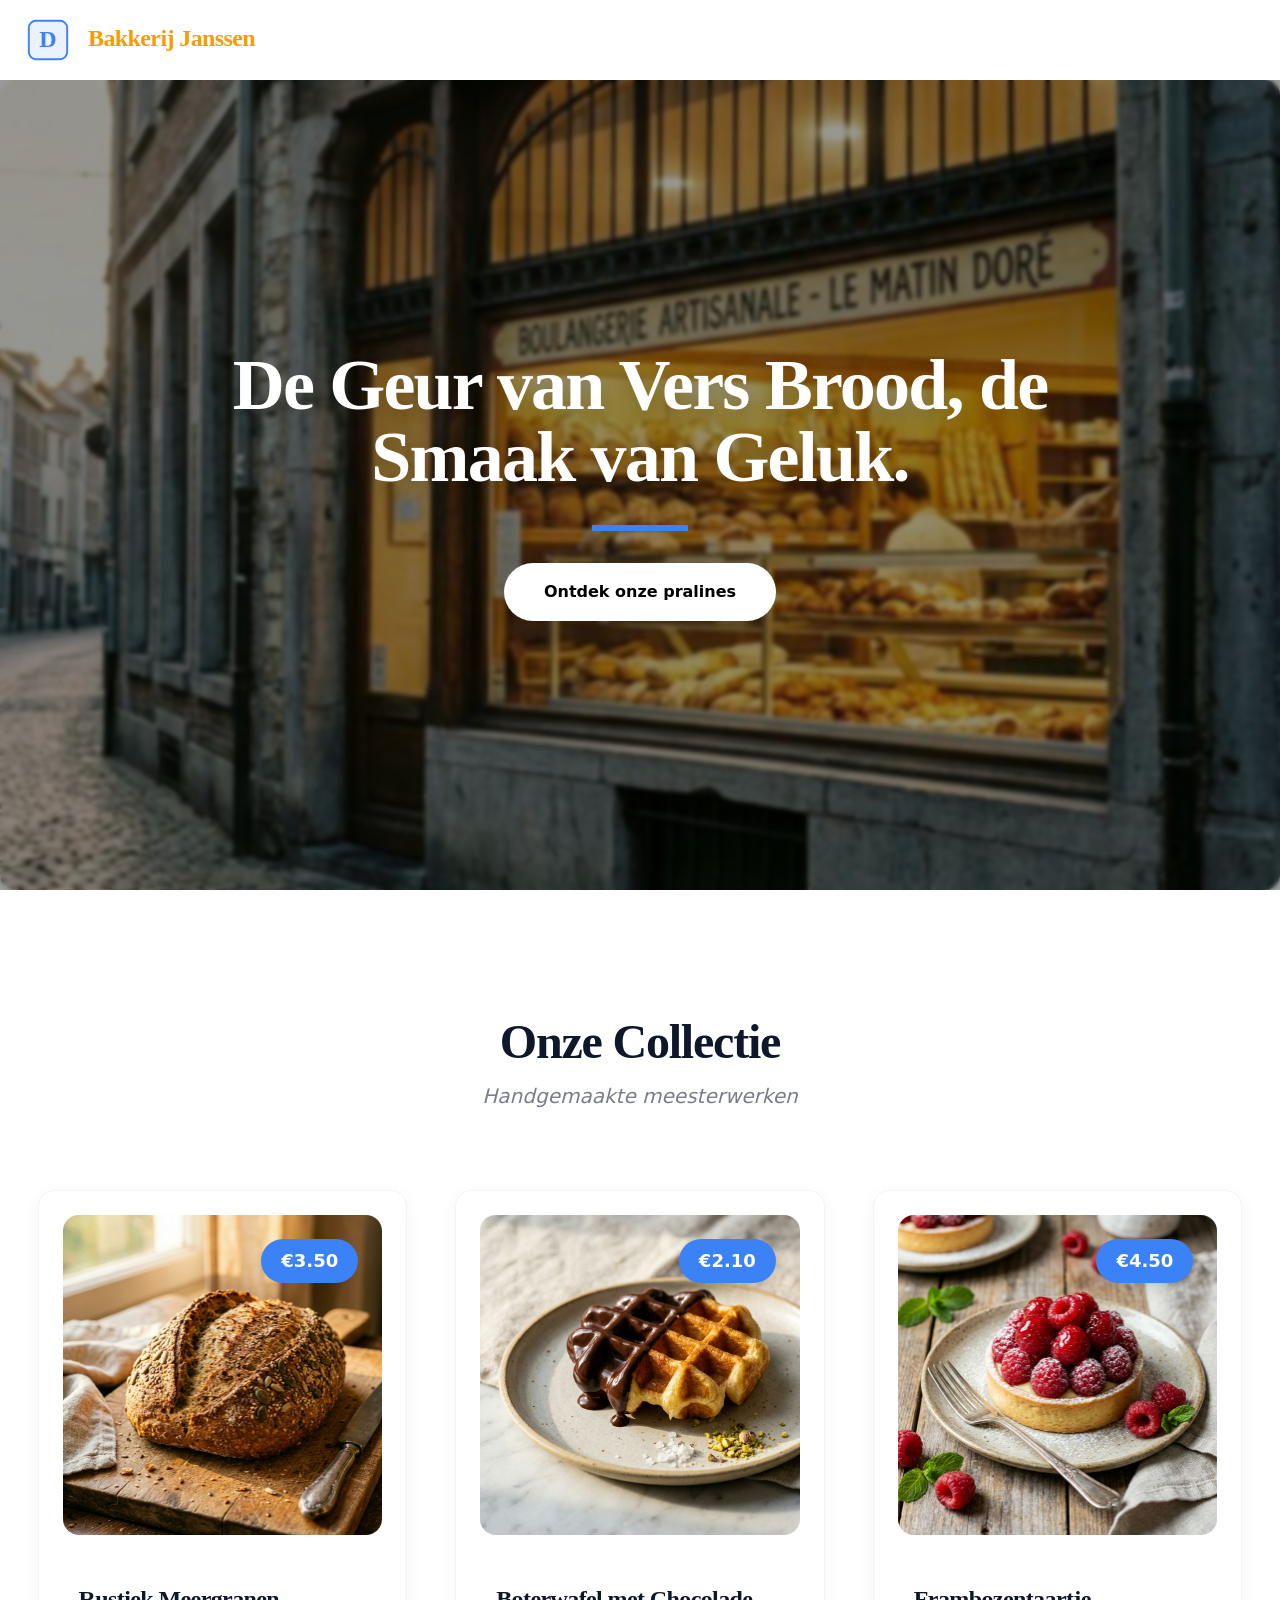
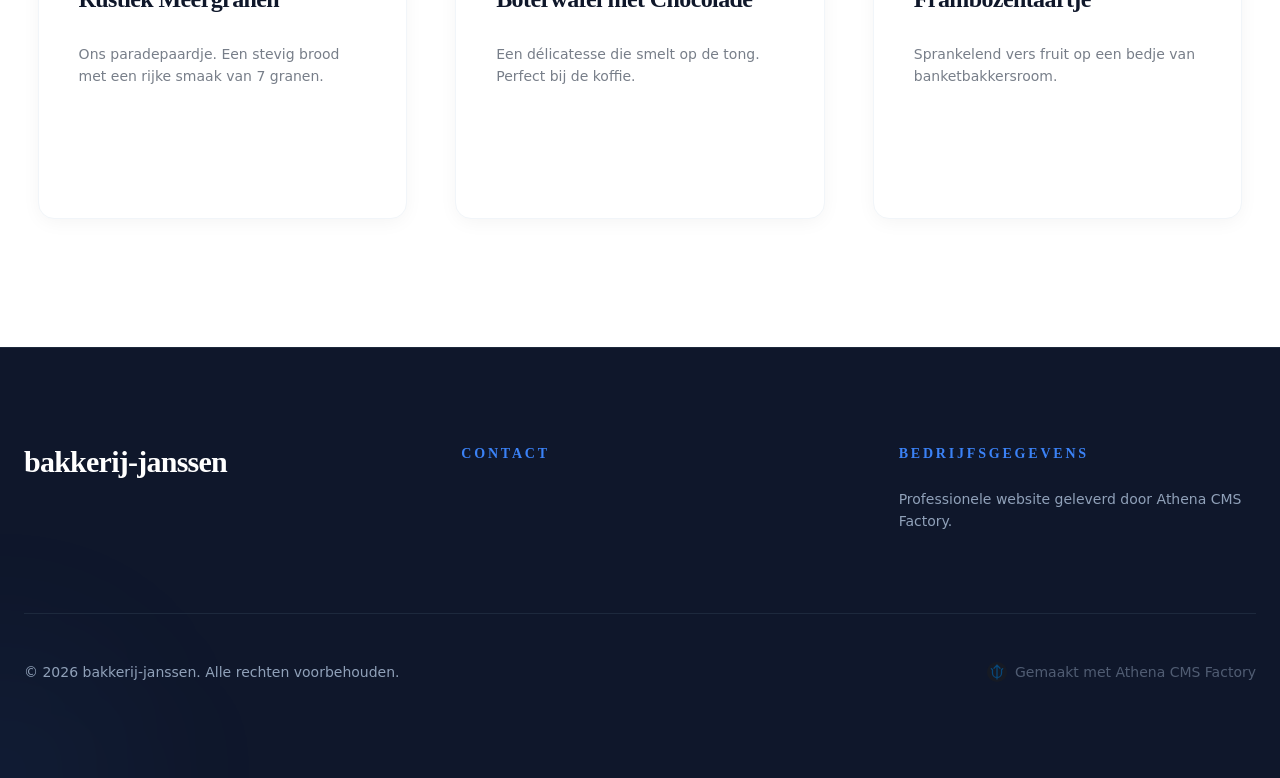
<file: index.html>
<!DOCTYPE html>
<html lang="nl">
  <head>
    <meta charset="UTF-8" />
    <link rel="icon" type="image/svg+xml" href="./athena-icon.svg" />
    <meta name="viewport" content="width=device-width, initial-scale=1.0, maximum-scale=1.0, user-scalable=no" />
    <meta name="theme-color" content="#0f172a" />
    <meta name="mobile-web-app-capable" content="yes" />
    <meta name="apple-mobile-web-app-status-bar-style" content="black-translucent" />
    <link rel="apple-touch-icon" href="./athena-icon.svg" />
    <link rel="manifest" href="./manifest.json" />
    <!-- Font Awesome for Icons -->
    <link rel="stylesheet" href="https://cdnjs.cloudflare.com/ajax/libs/font-awesome/6.5.1/css/all.min.css" />
    <title>demo-bakkerij</title>
    <script type="module" crossorigin src="./assets/index-D37AZCPG.js"></script>
    <link rel="stylesheet" crossorigin href="./assets/index-DP-3aDxD.css">
  </head>
  <body>
    <div id="root"></div>
    <script>
      if ('serviceWorker' in navigator) {
        window.addEventListener('load', () => {
          navigator.serviceWorker.register('./sw.js').catch(err => console.log('SW registration failed: ', err));
        });
      }
    </script>
  </body>
</html>
</file>
<file: assets/index-DP-3aDxD.css>
@layer properties{@supports (((-webkit-hyphens:none)) and (not (margin-trim:inline))) or ((-moz-orient:inline) and (not (color:rgb(from red r g b)))){*,:before,:after,::backdrop{--tw-translate-x:0;--tw-translate-y:0;--tw-translate-z:0;--tw-rotate-x:initial;--tw-rotate-y:initial;--tw-rotate-z:initial;--tw-skew-x:initial;--tw-skew-y:initial;--tw-space-y-reverse:0;--tw-border-style:solid;--tw-gradient-position:initial;--tw-gradient-from:#0000;--tw-gradient-via:#0000;--tw-gradient-to:#0000;--tw-gradient-stops:initial;--tw-gradient-via-stops:initial;--tw-gradient-from-position:0%;--tw-gradient-via-position:50%;--tw-gradient-to-position:100%;--tw-leading:initial;--tw-font-weight:initial;--tw-tracking:initial;--tw-shadow:0 0 #0000;--tw-shadow-color:initial;--tw-shadow-alpha:100%;--tw-inset-shadow:0 0 #0000;--tw-inset-shadow-color:initial;--tw-inset-shadow-alpha:100%;--tw-ring-color:initial;--tw-ring-shadow:0 0 #0000;--tw-inset-ring-color:initial;--tw-inset-ring-shadow:0 0 #0000;--tw-ring-inset:initial;--tw-ring-offset-width:0px;--tw-ring-offset-color:#fff;--tw-ring-offset-shadow:0 0 #0000;--tw-outline-style:solid;--tw-blur:initial;--tw-brightness:initial;--tw-contrast:initial;--tw-grayscale:initial;--tw-hue-rotate:initial;--tw-invert:initial;--tw-opacity:initial;--tw-saturate:initial;--tw-sepia:initial;--tw-drop-shadow:initial;--tw-drop-shadow-color:initial;--tw-drop-shadow-alpha:100%;--tw-drop-shadow-size:initial;--tw-backdrop-blur:initial;--tw-backdrop-brightness:initial;--tw-backdrop-contrast:initial;--tw-backdrop-grayscale:initial;--tw-backdrop-hue-rotate:initial;--tw-backdrop-invert:initial;--tw-backdrop-opacity:initial;--tw-backdrop-saturate:initial;--tw-backdrop-sepia:initial;--tw-duration:initial;--tw-ease:initial;--tw-scale-x:1;--tw-scale-y:1;--tw-scale-z:1;--tw-content:""}}}@layer theme{:root,:host{--font-sans:"Inter", ui-sans-serif, system-ui, sans-serif;--font-serif:"Playfair Display", ui-serif, Georgia, serif;--font-mono:ui-monospace, SFMono-Regular, Menlo, Monaco, Consolas, "Liberation Mono", "Courier New", monospace;--color-red-50:oklch(97.1% .013 17.38);--color-red-500:oklch(63.7% .237 25.331);--color-red-900:oklch(39.6% .141 25.723);--color-amber-500:oklch(76.9% .188 70.08);--color-green-50:oklch(98.2% .018 155.826);--color-green-500:oklch(72.3% .219 149.579);--color-green-600:oklch(62.7% .194 149.214);--color-green-700:oklch(52.7% .154 150.069);--color-green-800:oklch(44.8% .119 151.328);--color-blue-50:oklch(97% .014 254.604);--color-blue-100:oklch(93.2% .032 255.585);--color-blue-200:oklch(88.2% .059 254.128);--color-blue-400:oklch(70.7% .165 254.624);--color-blue-500:oklch(62.3% .214 259.815);--color-blue-600:oklch(54.6% .245 262.881);--color-blue-700:oklch(48.8% .243 264.376);--color-blue-800:oklch(42.4% .199 265.638);--color-blue-900:oklch(37.9% .146 265.522);--color-indigo-600:oklch(51.1% .262 276.966);--color-slate-50:oklch(98.4% .003 247.858);--color-slate-100:oklch(96.8% .007 247.896);--color-slate-200:oklch(92.9% .013 255.508);--color-slate-300:oklch(86.9% .022 252.894);--color-slate-400:oklch(70.4% .04 256.788);--color-slate-500:oklch(55.4% .046 257.417);--color-slate-600:oklch(44.6% .043 257.281);--color-slate-700:oklch(37.2% .044 257.287);--color-slate-800:oklch(27.9% .041 260.031);--color-slate-900:oklch(20.8% .042 265.755);--color-black:#000;--color-white:#fff;--spacing:.25rem;--container-md:28rem;--container-2xl:42rem;--container-4xl:56rem;--container-6xl:72rem;--container-7xl:80rem;--text-xs:.75rem;--text-xs--line-height:calc(1 / .75);--text-sm:.875rem;--text-sm--line-height:calc(1.25 / .875);--text-lg:1.125rem;--text-lg--line-height:calc(1.75 / 1.125);--text-xl:1.25rem;--text-xl--line-height:calc(1.75 / 1.25);--text-2xl:1.5rem;--text-2xl--line-height:calc(2 / 1.5);--text-3xl:1.875rem;--text-3xl--line-height: 1.2 ;--text-4xl:2.25rem;--text-4xl--line-height:calc(2.5 / 2.25);--text-5xl:3rem;--text-5xl--line-height:1;--text-6xl:3.75rem;--text-6xl--line-height:1;--text-7xl:4.5rem;--text-7xl--line-height:1;--font-weight-light:300;--font-weight-medium:500;--font-weight-semibold:600;--font-weight-bold:700;--font-weight-black:900;--tracking-tight:-.025em;--tracking-widest:.1em;--leading-tight:1.25;--leading-relaxed:1.625;--radius-sm:.25rem;--radius-lg:.5rem;--radius-xl:.75rem;--radius-2xl:1rem;--radius-3xl:1.5rem;--drop-shadow-xl:0 9px 7px #0000001a;--ease-out:cubic-bezier(0, 0, .2, 1);--blur-sm:8px;--default-transition-duration:.15s;--default-transition-timing-function:cubic-bezier(.4, 0, .2, 1);--default-font-family:var(--font-sans);--default-mono-font-family:var(--font-mono);--color-primary:#0f172a;--color-secondary:#64748b;--color-accent:#3b82f6;--color-button-bg:#3b82f6;--color-card-bg:#fff;--color-header-bg:#fff;--color-background:#fff;--color-surface:#f8fafc;--color-text:#1e293b;--color-heading:#0f172a;--color-title:#0f172a;--radius-custom:1rem;--shadow-main:0 4px 20px -2px #0000000d}}@layer base{*,:after,:before,::backdrop{box-sizing:border-box;border:0 solid;margin:0;padding:0}::file-selector-button{box-sizing:border-box;border:0 solid;margin:0;padding:0}html,:host{-webkit-text-size-adjust:100%;-moz-tab-size:4;tab-size:4;line-height:1.5;font-family:var(--default-font-family,ui-sans-serif, system-ui, sans-serif, "Apple Color Emoji", "Segoe UI Emoji", "Segoe UI Symbol", "Noto Color Emoji");font-feature-settings:var(--default-font-feature-settings,normal);font-variation-settings:var(--default-font-variation-settings,normal);-webkit-tap-highlight-color:transparent}hr{height:0;color:inherit;border-top-width:1px}abbr:where([title]){-webkit-text-decoration:underline dotted;text-decoration:underline dotted}h1,h2,h3,h4,h5,h6{font-size:inherit;font-weight:inherit}a{color:inherit;-webkit-text-decoration:inherit;text-decoration:inherit}b,strong{font-weight:bolder}code,kbd,samp,pre{font-family:var(--default-mono-font-family,ui-monospace, SFMono-Regular, Menlo, Monaco, Consolas, "Liberation Mono", "Courier New", monospace);font-feature-settings:var(--default-mono-font-feature-settings,normal);font-variation-settings:var(--default-mono-font-variation-settings,normal);font-size:1em}small{font-size:80%}sub,sup{vertical-align:baseline;font-size:75%;line-height:0;position:relative}sub{bottom:-.25em}sup{top:-.5em}table{text-indent:0;border-color:inherit;border-collapse:collapse}:-moz-focusring{outline:auto}progress{vertical-align:baseline}summary{display:list-item}ol,ul,menu{list-style:none}img,svg,video,canvas,audio,iframe,embed,object{vertical-align:middle;display:block}img,video{max-width:100%;height:auto}button,input,select,optgroup,textarea{font:inherit;font-feature-settings:inherit;font-variation-settings:inherit;letter-spacing:inherit;color:inherit;opacity:1;background-color:#0000;border-radius:0}::file-selector-button{font:inherit;font-feature-settings:inherit;font-variation-settings:inherit;letter-spacing:inherit;color:inherit;opacity:1;background-color:#0000;border-radius:0}:where(select:is([multiple],[size])) optgroup{font-weight:bolder}:where(select:is([multiple],[size])) optgroup option{padding-inline-start:20px}::file-selector-button{margin-inline-end:4px}::placeholder{opacity:1}@supports (not ((-webkit-appearance:-apple-pay-button))) or (contain-intrinsic-size:1px){::placeholder{color:currentColor}@supports (color:color-mix(in lab,red,red)){::placeholder{color:color-mix(in oklab,currentcolor 50%,transparent)}}}textarea{resize:vertical}::-webkit-search-decoration{-webkit-appearance:none}::-webkit-date-and-time-value{min-height:1lh;text-align:inherit}::-webkit-datetime-edit{display:inline-flex}::-webkit-datetime-edit-fields-wrapper{padding:0}::-webkit-datetime-edit{padding-block:0}::-webkit-datetime-edit-year-field{padding-block:0}::-webkit-datetime-edit-month-field{padding-block:0}::-webkit-datetime-edit-day-field{padding-block:0}::-webkit-datetime-edit-hour-field{padding-block:0}::-webkit-datetime-edit-minute-field{padding-block:0}::-webkit-datetime-edit-second-field{padding-block:0}::-webkit-datetime-edit-millisecond-field{padding-block:0}::-webkit-datetime-edit-meridiem-field{padding-block:0}::-webkit-calendar-picker-indicator{line-height:1}:-moz-ui-invalid{box-shadow:none}button,input:where([type=button],[type=reset],[type=submit]){-webkit-appearance:button;-moz-appearance:button;appearance:button}::file-selector-button{-webkit-appearance:button;-moz-appearance:button;appearance:button}::-webkit-inner-spin-button{height:auto}::-webkit-outer-spin-button{height:auto}[hidden]:where(:not([hidden=until-found])){display:none!important}:root{color-scheme:light;scroll-behavior:smooth;--color-primary:#0f172a;--color-heading:#0f172a;--color-title:#0f172a;--color-accent:#3b82f6;--color-button-bg:#3b82f6;--color-card-bg:#fff;--color-header-bg:#fff;--color-surface:#fff;--color-background:#fff;--color-text:#1e293b;--radius-custom:1rem;--shadow-main:0 4px 20px -2px #0000000d}:root.dark{color-scheme:dark;--color-primary:#fff;--color-heading:#fff;--color-title:#fff;--color-accent:#60a5fa;--color-button-bg:#60a5fa;--color-card-bg:#1e293b;--color-header-bg:#0f172a;--color-surface:#1e293b;--color-background:#0f172a;--color-text:#f8fafc;--shadow-main:0 10px 40px #0000004d}body{background-color:var(--color-background);color:var(--color-text);font-family:var(--font-sans);-webkit-font-smoothing:antialiased;line-height:1.6}h1{color:var(--color-title);font-family:var(--font-serif);letter-spacing:-.025em;font-weight:700;line-height:1.2}h2,h3,h4{color:var(--color-heading);font-family:var(--font-serif);letter-spacing:-.025em;font-weight:700;line-height:1.2}@starting-style{section{opacity:0;transform:translateY(20px)}}section{transition:opacity .8s,transform .8s}img{object-fit:cover;border-radius:var(--radius-custom);max-width:100%;height:auto}button{cursor:pointer}}@layer components{.btn-primary{padding-inline:calc(var(--spacing) * 6);padding-block:calc(var(--spacing) * 3);--tw-font-weight:var(--font-weight-semibold);font-weight:var(--font-weight-semibold);color:var(--color-white);--tw-shadow:0 20px 25px -5px var(--tw-shadow-color,#0000001a), 0 8px 10px -6px var(--tw-shadow-color,#0000001a);box-shadow:var(--tw-inset-shadow),var(--tw-inset-ring-shadow),var(--tw-ring-offset-shadow),var(--tw-ring-shadow),var(--tw-shadow);transition-property:all;transition-timing-function:var(--tw-ease,var(--default-transition-timing-function));transition-duration:var(--tw-duration,var(--default-transition-duration));border-radius:3.40282e38px}@media(hover:hover){.btn-primary:hover{--tw-scale-x:105%;--tw-scale-y:105%;--tw-scale-z:105%;scale:var(--tw-scale-x) var(--tw-scale-y)}}.btn-primary:active{--tw-scale-x:95%;--tw-scale-y:95%;--tw-scale-z:95%;scale:var(--tw-scale-x) var(--tw-scale-y)}.btn-primary{background-color:var(--color-button-bg);box-shadow:0 8px 30px #0000001a}.card{border-radius:var(--radius-3xl);border-style:var(--tw-border-style);border-width:1px;border-color:var(--color-slate-100);padding:calc(var(--spacing) * 6);--tw-shadow:var(--shadow-main);box-shadow:var(--tw-inset-shadow),var(--tw-inset-ring-shadow),var(--tw-ring-offset-shadow),var(--tw-ring-shadow),var(--tw-shadow);transition-property:transform,translate,scale,rotate;transition-timing-function:var(--tw-ease,var(--default-transition-timing-function));transition-duration:var(--tw-duration,var(--default-transition-duration))}@media(hover:hover){.card:hover{--tw-translate-y:calc(var(--spacing) * -1);translate:var(--tw-translate-x) var(--tw-translate-y)}}.card{background-color:var(--color-card-bg)}.badge{background-color:#3b82f61a;border-radius:3.40282e38px}@supports (color:color-mix(in lab,red,red)){.badge{background-color:color-mix(in oklab,var(--color-accent) 10%,transparent)}}.badge{padding-inline:calc(var(--spacing) * 3);padding-block:calc(var(--spacing) * 1);font-size:var(--text-xs);line-height:var(--tw-leading,var(--text-xs--line-height));--tw-font-weight:var(--font-weight-bold);font-weight:var(--font-weight-bold);--tw-tracking:var(--tracking-widest);letter-spacing:var(--tracking-widest);color:var(--color-accent);text-transform:uppercase}.cart-overlay-backdrop{inset:calc(var(--spacing) * 0);z-index:2000;background-color:#000000b3;justify-content:flex-end;display:flex;position:fixed}@supports (color:color-mix(in lab,red,red)){.cart-overlay-backdrop{background-color:color-mix(in oklab,var(--color-black) 70%,transparent)}}.cart-overlay-backdrop{--tw-backdrop-blur:blur(var(--blur-sm));-webkit-backdrop-filter:var(--tw-backdrop-blur,) var(--tw-backdrop-brightness,) var(--tw-backdrop-contrast,) var(--tw-backdrop-grayscale,) var(--tw-backdrop-hue-rotate,) var(--tw-backdrop-invert,) var(--tw-backdrop-opacity,) var(--tw-backdrop-saturate,) var(--tw-backdrop-sepia,);backdrop-filter:var(--tw-backdrop-blur,) var(--tw-backdrop-brightness,) var(--tw-backdrop-contrast,) var(--tw-backdrop-grayscale,) var(--tw-backdrop-hue-rotate,) var(--tw-backdrop-invert,) var(--tw-backdrop-opacity,) var(--tw-backdrop-saturate,) var(--tw-backdrop-sepia,)}.cart-overlay{background-color:var(--color-background);width:100%;height:100%;max-width:var(--container-md);padding:calc(var(--spacing) * 8);--tw-shadow:0 25px 50px -12px var(--tw-shadow-color,#00000040);box-shadow:var(--tw-inset-shadow),var(--tw-inset-ring-shadow),var(--tw-ring-offset-shadow),var(--tw-ring-shadow),var(--tw-shadow);flex-direction:column;animation:.3s ease-out slideIn;display:flex}@keyframes slideIn{0%{transform:translate(100%)}to{transform:translate(0)}}.cart-item{border-bottom-style:var(--tw-border-style);border-bottom-width:1px;border-color:var(--color-slate-100);padding-block:calc(var(--spacing) * 4);justify-content:space-between;align-items:center;display:flex}.checkout-btn{border-radius:var(--radius-2xl);background-color:var(--color-accent);width:100%;padding-block:calc(var(--spacing) * 4);--tw-font-weight:var(--font-weight-bold);font-weight:var(--font-weight-bold);color:var(--color-white);--tw-shadow:0 20px 25px -5px var(--tw-shadow-color,#0000001a), 0 8px 10px -6px var(--tw-shadow-color,#0000001a);box-shadow:var(--tw-inset-shadow),var(--tw-inset-ring-shadow),var(--tw-ring-offset-shadow),var(--tw-ring-shadow),var(--tw-shadow);--tw-shadow-color:#3b82f633}@supports (color:color-mix(in lab,red,red)){.checkout-btn{--tw-shadow-color:color-mix(in oklab, color-mix(in oklab, var(--color-accent) 20%, transparent) var(--tw-shadow-alpha), transparent)}}.checkout-btn{transition-property:transform,translate,scale,rotate;transition-timing-function:var(--tw-ease,var(--default-transition-timing-function));transition-duration:var(--tw-duration,var(--default-transition-duration))}@media(hover:hover){.checkout-btn:hover{scale:1.02}}}@layer utilities{.pointer-events-none{pointer-events:none}.visible{visibility:visible}.absolute{position:absolute}.fixed{position:fixed}.relative{position:relative}.inset-0{inset:calc(var(--spacing) * 0)}.top-0{top:calc(var(--spacing) * 0)}.top-4{top:calc(var(--spacing) * 4)}.top-6{top:calc(var(--spacing) * 6)}.right-0{right:calc(var(--spacing) * 0)}.right-4{right:calc(var(--spacing) * 4)}.right-6{right:calc(var(--spacing) * 6)}.bottom-0{bottom:calc(var(--spacing) * 0)}.left-0{left:calc(var(--spacing) * 0)}.z-0{z-index:0}.z-10{z-index:10}.z-40{z-index:40}.z-\[200\]{z-index:200}.z-\[1000\]{z-index:1000}.z-\[2000\]{z-index:2000}.order-1{order:1}.order-2{order:2}.container{width:100%}@media(min-width:40rem){.container{max-width:40rem}}@media(min-width:48rem){.container{max-width:48rem}}@media(min-width:64rem){.container{max-width:64rem}}@media(min-width:80rem){.container{max-width:80rem}}@media(min-width:96rem){.container{max-width:96rem}}.mx-auto{margin-inline:auto}.my-10{margin-block:calc(var(--spacing) * 10)}.mt-1{margin-top:calc(var(--spacing) * 1)}.mt-2{margin-top:calc(var(--spacing) * 2)}.mt-4{margin-top:calc(var(--spacing) * 4)}.mt-6{margin-top:calc(var(--spacing) * 6)}.mt-auto{margin-top:auto}.mr-2{margin-right:calc(var(--spacing) * 2)}.-mb-32{margin-bottom:calc(var(--spacing) * -32)}.mb-1{margin-bottom:calc(var(--spacing) * 1)}.mb-2{margin-bottom:calc(var(--spacing) * 2)}.mb-3{margin-bottom:calc(var(--spacing) * 3)}.mb-4{margin-bottom:calc(var(--spacing) * 4)}.mb-6{margin-bottom:calc(var(--spacing) * 6)}.mb-8{margin-bottom:calc(var(--spacing) * 8)}.mb-20{margin-bottom:calc(var(--spacing) * 20)}.-ml-32{margin-left:calc(var(--spacing) * -32)}.ml-1{margin-left:calc(var(--spacing) * 1)}.ml-2{margin-left:calc(var(--spacing) * 2)}.line-clamp-3{-webkit-line-clamp:3;-webkit-box-orient:vertical;display:-webkit-box;overflow:hidden}.block{display:block}.contents{display:contents}.flex{display:flex}.grid{display:grid}.hidden{display:none}.inline-block{display:inline-block}.inline-flex{display:inline-flex}.aspect-square{aspect-ratio:1}.h-1{height:calc(var(--spacing) * 1)}.h-1\.5{height:calc(var(--spacing) * 1.5)}.h-3{height:calc(var(--spacing) * 3)}.h-4{height:calc(var(--spacing) * 4)}.h-5{height:calc(var(--spacing) * 5)}.h-8{height:calc(var(--spacing) * 8)}.h-10{height:calc(var(--spacing) * 10)}.h-12{height:calc(var(--spacing) * 12)}.h-20{height:calc(var(--spacing) * 20)}.h-24{height:calc(var(--spacing) * 24)}.h-64{height:calc(var(--spacing) * 64)}.h-\[90vh\]{height:90vh}.h-full{height:100%}.max-h-\[50vh\]{max-height:50vh}.max-h-\[80vh\]{max-height:80vh}.min-h-\[4rem\]{min-height:4rem}.min-h-screen{min-height:100vh}.w-3{width:calc(var(--spacing) * 3)}.w-4{width:calc(var(--spacing) * 4)}.w-5{width:calc(var(--spacing) * 5)}.w-8{width:calc(var(--spacing) * 8)}.w-10{width:calc(var(--spacing) * 10)}.w-12{width:calc(var(--spacing) * 12)}.w-20{width:calc(var(--spacing) * 20)}.w-24{width:calc(var(--spacing) * 24)}.w-64{width:calc(var(--spacing) * 64)}.w-full{width:100%}.max-w-2xl{max-width:var(--container-2xl)}.max-w-4xl{max-width:var(--container-4xl)}.max-w-6xl{max-width:var(--container-6xl)}.max-w-7xl{max-width:var(--container-7xl)}.max-w-md{max-width:var(--container-md)}.min-w-\[300px\]{min-width:300px}.flex-shrink-0{flex-shrink:0}.flex-grow{flex-grow:1}.translate-x-0{--tw-translate-x:calc(var(--spacing) * 0);translate:var(--tw-translate-x) var(--tw-translate-y)}.transform{transform:var(--tw-rotate-x,) var(--tw-rotate-y,) var(--tw-rotate-z,) var(--tw-skew-x,) var(--tw-skew-y,)}.cursor-not-allowed{cursor:not-allowed}.cursor-pointer{cursor:pointer}.grid-cols-1{grid-template-columns:repeat(1,minmax(0,1fr))}.flex-col{flex-direction:column}.flex-wrap{flex-wrap:wrap}.items-center{align-items:center}.items-end{align-items:flex-end}.items-stretch{align-items:stretch}.justify-between{justify-content:space-between}.justify-center{justify-content:center}.justify-end{justify-content:flex-end}.gap-2{gap:calc(var(--spacing) * 2)}.gap-3{gap:calc(var(--spacing) * 3)}.gap-4{gap:calc(var(--spacing) * 4)}.gap-6{gap:calc(var(--spacing) * 6)}.gap-8{gap:calc(var(--spacing) * 8)}.gap-12{gap:calc(var(--spacing) * 12)}.gap-16{gap:calc(var(--spacing) * 16)}.gap-20{gap:calc(var(--spacing) * 20)}:where(.space-y-1>:not(:last-child)){--tw-space-y-reverse:0;margin-block-start:calc(calc(var(--spacing) * 1) * var(--tw-space-y-reverse));margin-block-end:calc(calc(var(--spacing) * 1) * calc(1 - var(--tw-space-y-reverse)))}:where(.space-y-2>:not(:last-child)){--tw-space-y-reverse:0;margin-block-start:calc(calc(var(--spacing) * 2) * var(--tw-space-y-reverse));margin-block-end:calc(calc(var(--spacing) * 2) * calc(1 - var(--tw-space-y-reverse)))}:where(.space-y-4>:not(:last-child)){--tw-space-y-reverse:0;margin-block-start:calc(calc(var(--spacing) * 4) * var(--tw-space-y-reverse));margin-block-end:calc(calc(var(--spacing) * 4) * calc(1 - var(--tw-space-y-reverse)))}:where(.space-y-6>:not(:last-child)){--tw-space-y-reverse:0;margin-block-start:calc(calc(var(--spacing) * 6) * var(--tw-space-y-reverse));margin-block-end:calc(calc(var(--spacing) * 6) * calc(1 - var(--tw-space-y-reverse)))}:where(.space-y-8>:not(:last-child)){--tw-space-y-reverse:0;margin-block-start:calc(calc(var(--spacing) * 8) * var(--tw-space-y-reverse));margin-block-end:calc(calc(var(--spacing) * 8) * calc(1 - var(--tw-space-y-reverse)))}.self-start{align-self:flex-start}.overflow-hidden{overflow:hidden}.overflow-y-auto{overflow-y:auto}.rounded{border-radius:.25rem}.rounded-2xl{border-radius:var(--radius-2xl)}.rounded-3xl{border-radius:var(--radius-3xl)}.rounded-\[2rem\]{border-radius:2rem}.rounded-\[3rem\]{border-radius:3rem}.rounded-full{border-radius:3.40282e38px}.rounded-lg{border-radius:var(--radius-lg)}.rounded-sm{border-radius:var(--radius-sm)}.rounded-xl{border-radius:var(--radius-xl)}.border{border-style:var(--tw-border-style);border-width:1px}.border-t{border-top-style:var(--tw-border-style);border-top-width:1px}.border-b{border-bottom-style:var(--tw-border-style);border-bottom-width:1px}.border-l{border-left-style:var(--tw-border-style);border-left-width:1px}.border-none{--tw-border-style:none;border-style:none}.border-accent\/30{border-color:#3b82f64d}@supports (color:color-mix(in lab,red,red)){.border-accent\/30{border-color:color-mix(in oklab,var(--color-accent) 30%,transparent)}}.border-blue-200{border-color:var(--color-blue-200)}.border-slate-100{border-color:var(--color-slate-100)}.border-slate-200{border-color:var(--color-slate-200)}.border-slate-800{border-color:var(--color-slate-800)}.border-white\/10{border-color:#ffffff1a}@supports (color:color-mix(in lab,red,red)){.border-white\/10{border-color:color-mix(in oklab,var(--color-white) 10%,transparent)}}.border-white\/20{border-color:#fff3}@supports (color:color-mix(in lab,red,red)){.border-white\/20{border-color:color-mix(in oklab,var(--color-white) 20%,transparent)}}.bg-\[var\(--color-background\)\]{background-color:var(--color-background)}.bg-accent{background-color:var(--color-accent)}.bg-accent\/5{background-color:#3b82f60d}@supports (color:color-mix(in lab,red,red)){.bg-accent\/5{background-color:color-mix(in oklab,var(--color-accent) 5%,transparent)}}.bg-accent\/10{background-color:#3b82f61a}@supports (color:color-mix(in lab,red,red)){.bg-accent\/10{background-color:color-mix(in oklab,var(--color-accent) 10%,transparent)}}.bg-accent\/20{background-color:#3b82f633}@supports (color:color-mix(in lab,red,red)){.bg-accent\/20{background-color:color-mix(in oklab,var(--color-accent) 20%,transparent)}}.bg-background{background-color:var(--color-background)}.bg-black{background-color:var(--color-black)}.bg-black\/40{background-color:#0006}@supports (color:color-mix(in lab,red,red)){.bg-black\/40{background-color:color-mix(in oklab,var(--color-black) 40%,transparent)}}.bg-black\/50{background-color:#00000080}@supports (color:color-mix(in lab,red,red)){.bg-black\/50{background-color:color-mix(in oklab,var(--color-black) 50%,transparent)}}.bg-black\/80{background-color:#000c}@supports (color:color-mix(in lab,red,red)){.bg-black\/80{background-color:color-mix(in oklab,var(--color-black) 80%,transparent)}}.bg-blue-50{background-color:var(--color-blue-50)}.bg-blue-600{background-color:var(--color-blue-600)}.bg-blue-600\/40{background-color:#155dfc66}@supports (color:color-mix(in lab,red,red)){.bg-blue-600\/40{background-color:color-mix(in oklab,var(--color-blue-600) 40%,transparent)}}.bg-green-50{background-color:var(--color-green-50)}.bg-green-500{background-color:var(--color-green-500)}.bg-green-600{background-color:var(--color-green-600)}.bg-primary{background-color:var(--color-primary)}.bg-red-500{background-color:var(--color-red-500)}.bg-slate-50{background-color:var(--color-slate-50)}.bg-slate-100{background-color:var(--color-slate-100)}.bg-slate-200{background-color:var(--color-slate-200)}.bg-slate-300{background-color:var(--color-slate-300)}.bg-slate-900{background-color:var(--color-slate-900)}.bg-surface{background-color:var(--color-surface)}.bg-transparent{background-color:#0000}.bg-white{background-color:var(--color-white)}.bg-white\/90{background-color:#ffffffe6}@supports (color:color-mix(in lab,red,red)){.bg-white\/90{background-color:color-mix(in oklab,var(--color-white) 90%,transparent)}}.bg-white\/95{background-color:#fffffff2}@supports (color:color-mix(in lab,red,red)){.bg-white\/95{background-color:color-mix(in oklab,var(--color-white) 95%,transparent)}}.bg-gradient-to-r{--tw-gradient-position:to right in oklab;background-image:linear-gradient(var(--tw-gradient-stops))}.from-blue-600{--tw-gradient-from:var(--color-blue-600);--tw-gradient-stops:var(--tw-gradient-via-stops,var(--tw-gradient-position), var(--tw-gradient-from) var(--tw-gradient-from-position), var(--tw-gradient-to) var(--tw-gradient-to-position))}.to-indigo-600{--tw-gradient-to:var(--color-indigo-600);--tw-gradient-stops:var(--tw-gradient-via-stops,var(--tw-gradient-position), var(--tw-gradient-from) var(--tw-gradient-from-position), var(--tw-gradient-to) var(--tw-gradient-to-position))}.object-contain{object-fit:contain}.object-cover{object-fit:cover}.p-1{padding:calc(var(--spacing) * 1)}.p-2{padding:calc(var(--spacing) * 2)}.p-4{padding:calc(var(--spacing) * 4)}.p-6{padding:calc(var(--spacing) * 6)}.p-8{padding:calc(var(--spacing) * 8)}.px-2{padding-inline:calc(var(--spacing) * 2)}.px-3{padding-inline:calc(var(--spacing) * 3)}.px-4{padding-inline:calc(var(--spacing) * 4)}.px-5{padding-inline:calc(var(--spacing) * 5)}.px-6{padding-inline:calc(var(--spacing) * 6)}.px-8{padding-inline:calc(var(--spacing) * 8)}.px-10{padding-inline:calc(var(--spacing) * 10)}.py-1{padding-block:calc(var(--spacing) * 1)}.py-2{padding-block:calc(var(--spacing) * 2)}.py-3{padding-block:calc(var(--spacing) * 3)}.py-4{padding-block:calc(var(--spacing) * 4)}.py-5{padding-block:calc(var(--spacing) * 5)}.py-8{padding-block:calc(var(--spacing) * 8)}.py-20{padding-block:calc(var(--spacing) * 20)}.py-24{padding-block:calc(var(--spacing) * 24)}.py-32{padding-block:calc(var(--spacing) * 32)}.pt-6{padding-top:calc(var(--spacing) * 6)}.pt-12{padding-top:calc(var(--spacing) * 12)}.pt-20{padding-top:calc(var(--spacing) * 20)}.pb-6{padding-bottom:calc(var(--spacing) * 6)}.pl-1{padding-left:calc(var(--spacing) * 1)}.text-center{text-align:center}.text-left{text-align:left}.font-mono{font-family:var(--font-mono)}.font-serif{font-family:var(--font-serif)}.text-2xl{font-size:var(--text-2xl);line-height:var(--tw-leading,var(--text-2xl--line-height))}.text-3xl{font-size:var(--text-3xl);line-height:var(--tw-leading,var(--text-3xl--line-height))}.text-4xl{font-size:var(--text-4xl);line-height:var(--tw-leading,var(--text-4xl--line-height))}.text-5xl{font-size:var(--text-5xl);line-height:var(--tw-leading,var(--text-5xl--line-height))}.text-6xl{font-size:var(--text-6xl);line-height:var(--tw-leading,var(--text-6xl--line-height))}.text-lg{font-size:var(--text-lg);line-height:var(--tw-leading,var(--text-lg--line-height))}.text-sm{font-size:var(--text-sm);line-height:var(--tw-leading,var(--text-sm--line-height))}.text-xl{font-size:var(--text-xl);line-height:var(--tw-leading,var(--text-xl--line-height))}.text-xs{font-size:var(--text-xs);line-height:var(--tw-leading,var(--text-xs--line-height))}.text-\[10px\]{font-size:10px}.leading-none{--tw-leading:1;line-height:1}.leading-relaxed{--tw-leading:var(--leading-relaxed);line-height:var(--leading-relaxed)}.leading-tight{--tw-leading:var(--leading-tight);line-height:var(--leading-tight)}.font-black{--tw-font-weight:var(--font-weight-black);font-weight:var(--font-weight-black)}.font-bold{--tw-font-weight:var(--font-weight-bold);font-weight:var(--font-weight-bold)}.font-light{--tw-font-weight:var(--font-weight-light);font-weight:var(--font-weight-light)}.font-medium{--tw-font-weight:var(--font-weight-medium);font-weight:var(--font-weight-medium)}.tracking-\[0\.2em\]{--tw-tracking:.2em;letter-spacing:.2em}.tracking-\[0\.3em\]{--tw-tracking:.3em;letter-spacing:.3em}.tracking-tight{--tw-tracking:var(--tracking-tight);letter-spacing:var(--tracking-tight)}.tracking-widest{--tw-tracking:var(--tracking-widest);letter-spacing:var(--tracking-widest)}.text-\[var\(--color-heading\)\]{color:var(--color-heading)}.text-\[var\(--color-text\)\]{color:var(--color-text)}.text-accent{color:var(--color-accent)}.text-amber-500{color:var(--color-amber-500)}.text-black{color:var(--color-black)}.text-blue-900{color:var(--color-blue-900)}.text-green-700{color:var(--color-green-700)}.text-green-800{color:var(--color-green-800)}.text-primary{color:var(--color-primary)}.text-secondary{color:var(--color-secondary)}.text-slate-400{color:var(--color-slate-400)}.text-slate-500{color:var(--color-slate-500)}.text-slate-700{color:var(--color-slate-700)}.text-slate-900{color:var(--color-slate-900)}.text-white{color:var(--color-white)}.uppercase{text-transform:uppercase}.italic{font-style:italic}.opacity-0{opacity:0}.opacity-40{opacity:.4}.opacity-50{opacity:.5}.opacity-60{opacity:.6}.opacity-80{opacity:.8}.shadow-2xl{--tw-shadow:0 25px 50px -12px var(--tw-shadow-color,#00000040);box-shadow:var(--tw-inset-shadow),var(--tw-inset-ring-shadow),var(--tw-ring-offset-shadow),var(--tw-ring-shadow),var(--tw-shadow)}.shadow-inner{--tw-shadow:inset 0 2px 4px 0 var(--tw-shadow-color,#0000000d);box-shadow:var(--tw-inset-shadow),var(--tw-inset-ring-shadow),var(--tw-ring-offset-shadow),var(--tw-ring-shadow),var(--tw-shadow)}.shadow-lg{--tw-shadow:0 10px 15px -3px var(--tw-shadow-color,#0000001a), 0 4px 6px -4px var(--tw-shadow-color,#0000001a);box-shadow:var(--tw-inset-shadow),var(--tw-inset-ring-shadow),var(--tw-ring-offset-shadow),var(--tw-ring-shadow),var(--tw-shadow)}.shadow-sm{--tw-shadow:0 1px 3px 0 var(--tw-shadow-color,#0000001a), 0 1px 2px -1px var(--tw-shadow-color,#0000001a);box-shadow:var(--tw-inset-shadow),var(--tw-inset-ring-shadow),var(--tw-ring-offset-shadow),var(--tw-ring-shadow),var(--tw-shadow)}.shadow-soft{--tw-shadow:var(--shadow-main);box-shadow:var(--tw-inset-shadow),var(--tw-inset-ring-shadow),var(--tw-ring-offset-shadow),var(--tw-ring-shadow),var(--tw-shadow)}.shadow-xl{--tw-shadow:0 20px 25px -5px var(--tw-shadow-color,#0000001a), 0 8px 10px -6px var(--tw-shadow-color,#0000001a);box-shadow:var(--tw-inset-shadow),var(--tw-inset-ring-shadow),var(--tw-ring-offset-shadow),var(--tw-ring-shadow),var(--tw-shadow)}.shadow-accent\/20{--tw-shadow-color:#3b82f633}@supports (color:color-mix(in lab,red,red)){.shadow-accent\/20{--tw-shadow-color:color-mix(in oklab, color-mix(in oklab, var(--color-accent) 20%, transparent) var(--tw-shadow-alpha), transparent)}}.shadow-primary\/20{--tw-shadow-color:#0f172a33}@supports (color:color-mix(in lab,red,red)){.shadow-primary\/20{--tw-shadow-color:color-mix(in oklab, color-mix(in oklab, var(--color-primary) 20%, transparent) var(--tw-shadow-alpha), transparent)}}.outline{outline-style:var(--tw-outline-style);outline-width:1px}.blur-\[80px\]{--tw-blur:blur(80px);filter:var(--tw-blur,) var(--tw-brightness,) var(--tw-contrast,) var(--tw-grayscale,) var(--tw-hue-rotate,) var(--tw-invert,) var(--tw-saturate,) var(--tw-sepia,) var(--tw-drop-shadow,)}.drop-shadow-xl{--tw-drop-shadow-size:drop-shadow(0 9px 7px var(--tw-drop-shadow-color,#0000001a));--tw-drop-shadow:drop-shadow(var(--drop-shadow-xl));filter:var(--tw-blur,) var(--tw-brightness,) var(--tw-contrast,) var(--tw-grayscale,) var(--tw-hue-rotate,) var(--tw-invert,) var(--tw-saturate,) var(--tw-sepia,) var(--tw-drop-shadow,)}.backdrop-blur-\[2px\]{--tw-backdrop-blur:blur(2px);-webkit-backdrop-filter:var(--tw-backdrop-blur,) var(--tw-backdrop-brightness,) var(--tw-backdrop-contrast,) var(--tw-backdrop-grayscale,) var(--tw-backdrop-hue-rotate,) var(--tw-backdrop-invert,) var(--tw-backdrop-opacity,) var(--tw-backdrop-saturate,) var(--tw-backdrop-sepia,);backdrop-filter:var(--tw-backdrop-blur,) var(--tw-backdrop-brightness,) var(--tw-backdrop-contrast,) var(--tw-backdrop-grayscale,) var(--tw-backdrop-hue-rotate,) var(--tw-backdrop-invert,) var(--tw-backdrop-opacity,) var(--tw-backdrop-saturate,) var(--tw-backdrop-sepia,)}.backdrop-blur-sm{--tw-backdrop-blur:blur(var(--blur-sm));-webkit-backdrop-filter:var(--tw-backdrop-blur,) var(--tw-backdrop-brightness,) var(--tw-backdrop-contrast,) var(--tw-backdrop-grayscale,) var(--tw-backdrop-hue-rotate,) var(--tw-backdrop-invert,) var(--tw-backdrop-opacity,) var(--tw-backdrop-saturate,) var(--tw-backdrop-sepia,);backdrop-filter:var(--tw-backdrop-blur,) var(--tw-backdrop-brightness,) var(--tw-backdrop-contrast,) var(--tw-backdrop-grayscale,) var(--tw-backdrop-hue-rotate,) var(--tw-backdrop-invert,) var(--tw-backdrop-opacity,) var(--tw-backdrop-saturate,) var(--tw-backdrop-sepia,)}.transition-all{transition-property:all;transition-timing-function:var(--tw-ease,var(--default-transition-timing-function));transition-duration:var(--tw-duration,var(--default-transition-duration))}.transition-colors{transition-property:color,background-color,border-color,outline-color,text-decoration-color,fill,stroke,--tw-gradient-from,--tw-gradient-via,--tw-gradient-to;transition-timing-function:var(--tw-ease,var(--default-transition-timing-function));transition-duration:var(--tw-duration,var(--default-transition-duration))}.transition-opacity{transition-property:opacity;transition-timing-function:var(--tw-ease,var(--default-transition-timing-function));transition-duration:var(--tw-duration,var(--default-transition-duration))}.transition-transform{transition-property:transform,translate,scale,rotate;transition-timing-function:var(--tw-ease,var(--default-transition-timing-function));transition-duration:var(--tw-duration,var(--default-transition-duration))}.duration-200{--tw-duration:.2s;transition-duration:.2s}.duration-300{--tw-duration:.3s;transition-duration:.3s}.duration-500{--tw-duration:.5s;transition-duration:.5s}.duration-700{--tw-duration:.7s;transition-duration:.7s}.ease-out{--tw-ease:var(--ease-out);transition-timing-function:var(--ease-out)}@media(hover:hover){.group-hover\:scale-110:is(:where(.group):hover *){--tw-scale-x:110%;--tw-scale-y:110%;--tw-scale-z:110%;scale:var(--tw-scale-x) var(--tw-scale-y)}.group-hover\:text-accent:is(:where(.group):hover *){color:var(--color-accent)}.group-hover\:text-slate-700:is(:where(.group):hover *){color:var(--color-slate-700)}.group-hover\:opacity-100:is(:where(.group):hover *){opacity:1}}.before\:flex-1:before{content:var(--tw-content);flex:1}.before\:border-t:before{content:var(--tw-content);border-top-style:var(--tw-border-style);border-top-width:1px}.before\:border-slate-200:before{content:var(--tw-content);border-color:var(--color-slate-200)}.after\:flex-1:after{content:var(--tw-content);flex:1}.after\:border-t:after{content:var(--tw-content);border-top-style:var(--tw-border-style);border-top-width:1px}.after\:border-slate-200:after{content:var(--tw-content);border-color:var(--color-slate-200)}@media(hover:hover){.hover\:-translate-y-1:hover{--tw-translate-y:calc(var(--spacing) * -1);translate:var(--tw-translate-x) var(--tw-translate-y)}.hover\:scale-\[1\.02\]:hover{scale:1.02}.hover\:border-accent:hover{border-color:var(--color-accent)}.hover\:bg-accent:hover{background-color:var(--color-accent)}.hover\:bg-blue-50\/5:hover{background-color:#eff6ff0d}@supports (color:color-mix(in lab,red,red)){.hover\:bg-blue-50\/5:hover{background-color:color-mix(in oklab,var(--color-blue-50) 5%,transparent)}}.hover\:bg-blue-700:hover{background-color:var(--color-blue-700)}.hover\:bg-red-50:hover{background-color:var(--color-red-50)}.hover\:bg-slate-100:hover{background-color:var(--color-slate-100)}.hover\:bg-slate-200:hover{background-color:var(--color-slate-200)}.hover\:bg-white:hover{background-color:var(--color-white)}.hover\:text-accent:hover{color:var(--color-accent)}.hover\:text-blue-500:hover{color:var(--color-blue-500)}.hover\:text-red-500:hover{color:var(--color-red-500)}.hover\:text-white:hover{color:var(--color-white)}.hover\:underline:hover{text-decoration-line:underline}.hover\:opacity-90:hover{opacity:.9}.hover\:shadow-lg:hover{--tw-shadow:0 10px 15px -3px var(--tw-shadow-color,#0000001a), 0 4px 6px -4px var(--tw-shadow-color,#0000001a);box-shadow:var(--tw-inset-shadow),var(--tw-inset-ring-shadow),var(--tw-ring-offset-shadow),var(--tw-ring-shadow),var(--tw-shadow)}.hover\:shadow-sm:hover{--tw-shadow:0 1px 3px 0 var(--tw-shadow-color,#0000001a), 0 1px 2px -1px var(--tw-shadow-color,#0000001a);box-shadow:var(--tw-inset-shadow),var(--tw-inset-ring-shadow),var(--tw-ring-offset-shadow),var(--tw-ring-shadow),var(--tw-shadow)}.hover\:shadow-xl:hover{--tw-shadow:0 20px 25px -5px var(--tw-shadow-color,#0000001a), 0 8px 10px -6px var(--tw-shadow-color,#0000001a);box-shadow:var(--tw-inset-shadow),var(--tw-inset-ring-shadow),var(--tw-ring-offset-shadow),var(--tw-ring-shadow),var(--tw-shadow)}.hover\:ring-2:hover{--tw-ring-shadow:var(--tw-ring-inset,) 0 0 0 calc(2px + var(--tw-ring-offset-width)) var(--tw-ring-color,currentcolor);box-shadow:var(--tw-inset-shadow),var(--tw-inset-ring-shadow),var(--tw-ring-offset-shadow),var(--tw-ring-shadow),var(--tw-shadow)}.hover\:ring-blue-400\/40:hover{--tw-ring-color:#54a2ff66}@supports (color:color-mix(in lab,red,red)){.hover\:ring-blue-400\/40:hover{--tw-ring-color:color-mix(in oklab, var(--color-blue-400) 40%, transparent)}}}@media(min-width:48rem){.md\:order-1{order:1}.md\:order-2{order:2}.md\:col-span-2{grid-column:span 2/span 2}.md\:w-\[calc\(45\%\)\]{width:45%}.md\:grid-cols-2{grid-template-columns:repeat(2,minmax(0,1fr))}.md\:grid-cols-3{grid-template-columns:repeat(3,minmax(0,1fr))}.md\:flex-row{flex-direction:row}.md\:p-12{padding:calc(var(--spacing) * 12)}.md\:text-5xl{font-size:var(--text-5xl);line-height:var(--tw-leading,var(--text-5xl--line-height))}.md\:text-7xl{font-size:var(--text-7xl);line-height:var(--tw-leading,var(--text-7xl--line-height))}}@media(min-width:64rem){.lg\:w-\[calc\(30\%\)\]{width:30%}.lg\:grid-cols-2{grid-template-columns:repeat(2,minmax(0,1fr))}}@media(prefers-color-scheme:dark){.dark\:border-blue-800{border-color:var(--color-blue-800)}.dark\:border-slate-700{border-color:var(--color-slate-700)}.dark\:border-white\/5{border-color:#ffffff0d}@supports (color:color-mix(in lab,red,red)){.dark\:border-white\/5{border-color:color-mix(in oklab,var(--color-white) 5%,transparent)}}.dark\:border-white\/10{border-color:#ffffff1a}@supports (color:color-mix(in lab,red,red)){.dark\:border-white\/10{border-color:color-mix(in oklab,var(--color-white) 10%,transparent)}}.dark\:bg-blue-900\/20{background-color:#1c398e33}@supports (color:color-mix(in lab,red,red)){.dark\:bg-blue-900\/20{background-color:color-mix(in oklab,var(--color-blue-900) 20%,transparent)}}.dark\:bg-slate-700{background-color:var(--color-slate-700)}.dark\:bg-slate-700\/50{background-color:#31415880}@supports (color:color-mix(in lab,red,red)){.dark\:bg-slate-700\/50{background-color:color-mix(in oklab,var(--color-slate-700) 50%,transparent)}}.dark\:bg-slate-800{background-color:var(--color-slate-800)}.dark\:bg-slate-800\/90{background-color:#1d293de6}@supports (color:color-mix(in lab,red,red)){.dark\:bg-slate-800\/90{background-color:color-mix(in oklab,var(--color-slate-800) 90%,transparent)}}.dark\:text-blue-100{color:var(--color-blue-100)}.dark\:text-slate-300{color:var(--color-slate-300)}.dark\:text-slate-400{color:var(--color-slate-400)}.dark\:text-white{color:var(--color-white)}@media(hover:hover){.dark\:group-hover\:text-slate-200:is(:where(.group):hover *){color:var(--color-slate-200)}.dark\:hover\:bg-red-900\/30:hover{background-color:#82181a4d}@supports (color:color-mix(in lab,red,red)){.dark\:hover\:bg-red-900\/30:hover{background-color:color-mix(in oklab,var(--color-red-900) 30%,transparent)}}.dark\:hover\:bg-slate-600:hover{background-color:var(--color-slate-600)}.dark\:hover\:bg-slate-700:hover{background-color:var(--color-slate-700)}}}}/*! tailwindcss v4.2.2 | MIT License | https://tailwindcss.com */@layer properties{@supports (((-webkit-hyphens:none)) and (not (margin-trim:inline))) or ((-moz-orient:inline) and (not (color:rgb(from red r g b)))){*,:before,:after,::backdrop{--tw-translate-x:0;--tw-translate-y:0;--tw-translate-z:0;--tw-rotate-x:initial;--tw-rotate-y:initial;--tw-rotate-z:initial;--tw-skew-x:initial;--tw-skew-y:initial;--tw-space-y-reverse:0;--tw-border-style:solid;--tw-gradient-position:initial;--tw-gradient-from:#0000;--tw-gradient-via:#0000;--tw-gradient-to:#0000;--tw-gradient-stops:initial;--tw-gradient-via-stops:initial;--tw-gradient-from-position:0%;--tw-gradient-via-position:50%;--tw-gradient-to-position:100%;--tw-leading:initial;--tw-font-weight:initial;--tw-tracking:initial;--tw-shadow:0 0 #0000;--tw-shadow-color:initial;--tw-shadow-alpha:100%;--tw-inset-shadow:0 0 #0000;--tw-inset-shadow-color:initial;--tw-inset-shadow-alpha:100%;--tw-ring-color:initial;--tw-ring-shadow:0 0 #0000;--tw-inset-ring-color:initial;--tw-inset-ring-shadow:0 0 #0000;--tw-ring-inset:initial;--tw-ring-offset-width:0px;--tw-ring-offset-color:#fff;--tw-ring-offset-shadow:0 0 #0000;--tw-outline-style:solid;--tw-blur:initial;--tw-brightness:initial;--tw-contrast:initial;--tw-grayscale:initial;--tw-hue-rotate:initial;--tw-invert:initial;--tw-opacity:initial;--tw-saturate:initial;--tw-sepia:initial;--tw-drop-shadow:initial;--tw-drop-shadow-color:initial;--tw-drop-shadow-alpha:100%;--tw-drop-shadow-size:initial;--tw-backdrop-blur:initial;--tw-backdrop-brightness:initial;--tw-backdrop-contrast:initial;--tw-backdrop-grayscale:initial;--tw-backdrop-hue-rotate:initial;--tw-backdrop-invert:initial;--tw-backdrop-opacity:initial;--tw-backdrop-saturate:initial;--tw-backdrop-sepia:initial;--tw-duration:initial;--tw-ease:initial;--tw-scale-x:1;--tw-scale-y:1;--tw-scale-z:1;--tw-content:""}}}@layer theme{:root,:host{--font-sans:"Inter", ui-sans-serif, system-ui, sans-serif;--font-serif:"Playfair Display", ui-serif, Georgia, serif;--font-mono:ui-monospace, SFMono-Regular, Menlo, Monaco, Consolas, "Liberation Mono", "Courier New", monospace;--color-red-50:oklch(97.1% .013 17.38);--color-red-500:oklch(63.7% .237 25.331);--color-red-900:oklch(39.6% .141 25.723);--color-amber-500:oklch(76.9% .188 70.08);--color-green-50:oklch(98.2% .018 155.826);--color-green-500:oklch(72.3% .219 149.579);--color-green-600:oklch(62.7% .194 149.214);--color-green-700:oklch(52.7% .154 150.069);--color-green-800:oklch(44.8% .119 151.328);--color-blue-50:oklch(97% .014 254.604);--color-blue-100:oklch(93.2% .032 255.585);--color-blue-200:oklch(88.2% .059 254.128);--color-blue-400:oklch(70.7% .165 254.624);--color-blue-500:oklch(62.3% .214 259.815);--color-blue-600:oklch(54.6% .245 262.881);--color-blue-700:oklch(48.8% .243 264.376);--color-blue-800:oklch(42.4% .199 265.638);--color-blue-900:oklch(37.9% .146 265.522);--color-indigo-600:oklch(51.1% .262 276.966);--color-slate-50:oklch(98.4% .003 247.858);--color-slate-100:oklch(96.8% .007 247.896);--color-slate-200:oklch(92.9% .013 255.508);--color-slate-300:oklch(86.9% .022 252.894);--color-slate-400:oklch(70.4% .04 256.788);--color-slate-500:oklch(55.4% .046 257.417);--color-slate-600:oklch(44.6% .043 257.281);--color-slate-700:oklch(37.2% .044 257.287);--color-slate-800:oklch(27.9% .041 260.031);--color-slate-900:oklch(20.8% .042 265.755);--color-black:#000;--color-white:#fff;--spacing:.25rem;--container-md:28rem;--container-2xl:42rem;--container-4xl:56rem;--container-6xl:72rem;--container-7xl:80rem;--text-xs:.75rem;--text-xs--line-height:calc(1 / .75);--text-sm:.875rem;--text-sm--line-height:calc(1.25 / .875);--text-lg:1.125rem;--text-lg--line-height:calc(1.75 / 1.125);--text-xl:1.25rem;--text-xl--line-height:calc(1.75 / 1.25);--text-2xl:1.5rem;--text-2xl--line-height:calc(2 / 1.5);--text-3xl:1.875rem;--text-3xl--line-height: 1.2 ;--text-4xl:2.25rem;--text-4xl--line-height:calc(2.5 / 2.25);--text-5xl:3rem;--text-5xl--line-height:1;--text-6xl:3.75rem;--text-6xl--line-height:1;--text-7xl:4.5rem;--text-7xl--line-height:1;--font-weight-light:300;--font-weight-medium:500;--font-weight-semibold:600;--font-weight-bold:700;--font-weight-black:900;--tracking-tight:-.025em;--tracking-widest:.1em;--leading-tight:1.25;--leading-relaxed:1.625;--radius-sm:.25rem;--radius-lg:.5rem;--radius-xl:.75rem;--radius-2xl:1rem;--radius-3xl:1.5rem;--drop-shadow-xl:0 9px 7px #0000001a;--ease-out:cubic-bezier(0, 0, .2, 1);--blur-sm:8px;--default-transition-duration:.15s;--default-transition-timing-function:cubic-bezier(.4, 0, .2, 1);--default-font-family:var(--font-sans);--default-mono-font-family:var(--font-mono);--color-primary:#0f172a;--color-secondary:#64748b;--color-accent:#3b82f6;--color-button-bg:#3b82f6;--color-card-bg:#fff;--color-header-bg:#fff;--color-background:#fff;--color-surface:#f8fafc;--color-text:#1e293b;--color-heading:#0f172a;--color-title:#0f172a;--radius-custom:1rem;--shadow-main:0 4px 20px -2px #0000000d}}@layer base{*,:after,:before,::backdrop{box-sizing:border-box;border:0 solid;margin:0;padding:0}::file-selector-button{box-sizing:border-box;border:0 solid;margin:0;padding:0}html,:host{-webkit-text-size-adjust:100%;-moz-tab-size:4;tab-size:4;line-height:1.5;font-family:var(--default-font-family,ui-sans-serif, system-ui, sans-serif, "Apple Color Emoji", "Segoe UI Emoji", "Segoe UI Symbol", "Noto Color Emoji");font-feature-settings:var(--default-font-feature-settings,normal);font-variation-settings:var(--default-font-variation-settings,normal);-webkit-tap-highlight-color:transparent}hr{height:0;color:inherit;border-top-width:1px}abbr:where([title]){-webkit-text-decoration:underline dotted;text-decoration:underline dotted}h1,h2,h3,h4,h5,h6{font-size:inherit;font-weight:inherit}a{color:inherit;-webkit-text-decoration:inherit;text-decoration:inherit}b,strong{font-weight:bolder}code,kbd,samp,pre{font-family:var(--default-mono-font-family,ui-monospace, SFMono-Regular, Menlo, Monaco, Consolas, "Liberation Mono", "Courier New", monospace);font-feature-settings:var(--default-mono-font-feature-settings,normal);font-variation-settings:var(--default-mono-font-variation-settings,normal);font-size:1em}small{font-size:80%}sub,sup{vertical-align:baseline;font-size:75%;line-height:0;position:relative}sub{bottom:-.25em}sup{top:-.5em}table{text-indent:0;border-color:inherit;border-collapse:collapse}:-moz-focusring{outline:auto}progress{vertical-align:baseline}summary{display:list-item}ol,ul,menu{list-style:none}img,svg,video,canvas,audio,iframe,embed,object{vertical-align:middle;display:block}img,video{max-width:100%;height:auto}button,input,select,optgroup,textarea{font:inherit;font-feature-settings:inherit;font-variation-settings:inherit;letter-spacing:inherit;color:inherit;opacity:1;background-color:#0000;border-radius:0}::file-selector-button{font:inherit;font-feature-settings:inherit;font-variation-settings:inherit;letter-spacing:inherit;color:inherit;opacity:1;background-color:#0000;border-radius:0}:where(select:is([multiple],[size])) optgroup{font-weight:bolder}:where(select:is([multiple],[size])) optgroup option{padding-inline-start:20px}::file-selector-button{margin-inline-end:4px}::placeholder{opacity:1}@supports (not ((-webkit-appearance:-apple-pay-button))) or (contain-intrinsic-size:1px){::placeholder{color:currentColor}@supports (color:color-mix(in lab,red,red)){::placeholder{color:color-mix(in oklab,currentcolor 50%,transparent)}}}textarea{resize:vertical}::-webkit-search-decoration{-webkit-appearance:none}::-webkit-date-and-time-value{min-height:1lh;text-align:inherit}::-webkit-datetime-edit{display:inline-flex}::-webkit-datetime-edit-fields-wrapper{padding:0}::-webkit-datetime-edit{padding-block:0}::-webkit-datetime-edit-year-field{padding-block:0}::-webkit-datetime-edit-month-field{padding-block:0}::-webkit-datetime-edit-day-field{padding-block:0}::-webkit-datetime-edit-hour-field{padding-block:0}::-webkit-datetime-edit-minute-field{padding-block:0}::-webkit-datetime-edit-second-field{padding-block:0}::-webkit-datetime-edit-millisecond-field{padding-block:0}::-webkit-datetime-edit-meridiem-field{padding-block:0}::-webkit-calendar-picker-indicator{line-height:1}:-moz-ui-invalid{box-shadow:none}button,input:where([type=button],[type=reset],[type=submit]){-webkit-appearance:button;-moz-appearance:button;appearance:button}::file-selector-button{-webkit-appearance:button;-moz-appearance:button;appearance:button}::-webkit-inner-spin-button{height:auto}::-webkit-outer-spin-button{height:auto}[hidden]:where(:not([hidden=until-found])){display:none!important}:root{color-scheme:light;scroll-behavior:smooth;--color-primary:#0f172a;--color-heading:#0f172a;--color-title:#0f172a;--color-accent:#3b82f6;--color-button-bg:#3b82f6;--color-card-bg:#fff;--color-header-bg:#fff;--color-surface:#fff;--color-background:#fff;--color-text:#1e293b;--radius-custom:1rem;--shadow-main:0 4px 20px -2px #0000000d}:root.dark{color-scheme:dark;--color-primary:#fff;--color-heading:#fff;--color-title:#fff;--color-accent:#60a5fa;--color-button-bg:#60a5fa;--color-card-bg:#1e293b;--color-header-bg:#0f172a;--color-surface:#1e293b;--color-background:#0f172a;--color-text:#f8fafc;--shadow-main:0 10px 40px #0000004d}body{background-color:var(--color-background);color:var(--color-text);font-family:var(--font-sans);-webkit-font-smoothing:antialiased;line-height:1.6}h1{color:var(--color-title);font-family:var(--font-serif);letter-spacing:-.025em;font-weight:700;line-height:1.2}h2,h3,h4{color:var(--color-heading);font-family:var(--font-serif);letter-spacing:-.025em;font-weight:700;line-height:1.2}@starting-style{section{opacity:0;transform:translateY(20px)}}section{transition:opacity .8s,transform .8s}img{object-fit:cover;border-radius:var(--radius-custom);max-width:100%;height:auto}}@layer components{.btn-primary{padding-inline:calc(var(--spacing) * 6);padding-block:calc(var(--spacing) * 3);--tw-font-weight:var(--font-weight-semibold);font-weight:var(--font-weight-semibold);color:var(--color-white);--tw-shadow:0 20px 25px -5px var(--tw-shadow-color,#0000001a), 0 8px 10px -6px var(--tw-shadow-color,#0000001a);box-shadow:var(--tw-inset-shadow),var(--tw-inset-ring-shadow),var(--tw-ring-offset-shadow),var(--tw-ring-shadow),var(--tw-shadow);transition-property:all;transition-timing-function:var(--tw-ease,var(--default-transition-timing-function));transition-duration:var(--tw-duration,var(--default-transition-duration));border-radius:3.40282e38px}@media(hover:hover){.btn-primary:hover{--tw-scale-x:105%;--tw-scale-y:105%;--tw-scale-z:105%;scale:var(--tw-scale-x) var(--tw-scale-y)}}.btn-primary:active{--tw-scale-x:95%;--tw-scale-y:95%;--tw-scale-z:95%;scale:var(--tw-scale-x) var(--tw-scale-y)}.btn-primary{background-color:var(--color-button-bg);box-shadow:0 8px 30px #0000001a}.card{border-radius:var(--radius-3xl);border-style:var(--tw-border-style);border-width:1px;border-color:var(--color-slate-100);padding:calc(var(--spacing) * 6);--tw-shadow:var(--shadow-main);box-shadow:var(--tw-inset-shadow),var(--tw-inset-ring-shadow),var(--tw-ring-offset-shadow),var(--tw-ring-shadow),var(--tw-shadow);transition-property:transform,translate,scale,rotate;transition-timing-function:var(--tw-ease,var(--default-transition-timing-function));transition-duration:var(--tw-duration,var(--default-transition-duration))}@media(hover:hover){.card:hover{--tw-translate-y:calc(var(--spacing) * -1);translate:var(--tw-translate-x) var(--tw-translate-y)}}.card{background-color:var(--color-card-bg)}.badge{background-color:#3b82f61a;border-radius:3.40282e38px}@supports (color:color-mix(in lab,red,red)){.badge{background-color:color-mix(in oklab,var(--color-accent) 10%,transparent)}}.badge{padding-inline:calc(var(--spacing) * 3);padding-block:calc(var(--spacing) * 1);font-size:var(--text-xs);line-height:var(--tw-leading,var(--text-xs--line-height));--tw-font-weight:var(--font-weight-bold);font-weight:var(--font-weight-bold);--tw-tracking:var(--tracking-widest);letter-spacing:var(--tracking-widest);color:var(--color-accent);text-transform:uppercase}}@layer utilities{.pointer-events-none{pointer-events:none}.visible{visibility:visible}.absolute{position:absolute}.fixed{position:fixed}.relative{position:relative}.inset-0{inset:calc(var(--spacing) * 0)}.top-0{top:calc(var(--spacing) * 0)}.top-4{top:calc(var(--spacing) * 4)}.top-6{top:calc(var(--spacing) * 6)}.right-0{right:calc(var(--spacing) * 0)}.right-4{right:calc(var(--spacing) * 4)}.right-6{right:calc(var(--spacing) * 6)}.bottom-0{bottom:calc(var(--spacing) * 0)}.left-0{left:calc(var(--spacing) * 0)}.z-0{z-index:0}.z-10{z-index:10}.z-40{z-index:40}.z-\[200\]{z-index:200}.z-\[1000\]{z-index:1000}.z-\[2000\]{z-index:2000}.order-1{order:1}.order-2{order:2}.container{width:100%}@media(min-width:40rem){.container{max-width:40rem}}@media(min-width:48rem){.container{max-width:48rem}}@media(min-width:64rem){.container{max-width:64rem}}@media(min-width:80rem){.container{max-width:80rem}}@media(min-width:96rem){.container{max-width:96rem}}.mx-auto{margin-inline:auto}.my-10{margin-block:calc(var(--spacing) * 10)}.mt-1{margin-top:calc(var(--spacing) * 1)}.mt-2{margin-top:calc(var(--spacing) * 2)}.mt-4{margin-top:calc(var(--spacing) * 4)}.mt-6{margin-top:calc(var(--spacing) * 6)}.mt-auto{margin-top:auto}.mr-2{margin-right:calc(var(--spacing) * 2)}.-mb-32{margin-bottom:calc(var(--spacing) * -32)}.mb-1{margin-bottom:calc(var(--spacing) * 1)}.mb-2{margin-bottom:calc(var(--spacing) * 2)}.mb-3{margin-bottom:calc(var(--spacing) * 3)}.mb-4{margin-bottom:calc(var(--spacing) * 4)}.mb-6{margin-bottom:calc(var(--spacing) * 6)}.mb-8{margin-bottom:calc(var(--spacing) * 8)}.mb-20{margin-bottom:calc(var(--spacing) * 20)}.-ml-32{margin-left:calc(var(--spacing) * -32)}.ml-1{margin-left:calc(var(--spacing) * 1)}.ml-2{margin-left:calc(var(--spacing) * 2)}.line-clamp-3{-webkit-line-clamp:3;-webkit-box-orient:vertical;display:-webkit-box;overflow:hidden}.block{display:block}.contents{display:contents}.flex{display:flex}.grid{display:grid}.hidden{display:none}.inline-block{display:inline-block}.inline-flex{display:inline-flex}.aspect-square{aspect-ratio:1}.h-1{height:calc(var(--spacing) * 1)}.h-1\.5{height:calc(var(--spacing) * 1.5)}.h-3{height:calc(var(--spacing) * 3)}.h-4{height:calc(var(--spacing) * 4)}.h-5{height:calc(var(--spacing) * 5)}.h-8{height:calc(var(--spacing) * 8)}.h-10{height:calc(var(--spacing) * 10)}.h-12{height:calc(var(--spacing) * 12)}.h-20{height:calc(var(--spacing) * 20)}.h-24{height:calc(var(--spacing) * 24)}.h-64{height:calc(var(--spacing) * 64)}.h-\[90vh\]{height:90vh}.h-full{height:100%}.max-h-\[50vh\]{max-height:50vh}.max-h-\[80vh\]{max-height:80vh}.min-h-\[4rem\]{min-height:4rem}.min-h-screen{min-height:100vh}.w-3{width:calc(var(--spacing) * 3)}.w-4{width:calc(var(--spacing) * 4)}.w-5{width:calc(var(--spacing) * 5)}.w-8{width:calc(var(--spacing) * 8)}.w-10{width:calc(var(--spacing) * 10)}.w-12{width:calc(var(--spacing) * 12)}.w-20{width:calc(var(--spacing) * 20)}.w-24{width:calc(var(--spacing) * 24)}.w-64{width:calc(var(--spacing) * 64)}.w-full{width:100%}.max-w-2xl{max-width:var(--container-2xl)}.max-w-4xl{max-width:var(--container-4xl)}.max-w-6xl{max-width:var(--container-6xl)}.max-w-7xl{max-width:var(--container-7xl)}.max-w-md{max-width:var(--container-md)}.min-w-\[300px\]{min-width:300px}.flex-shrink-0{flex-shrink:0}.flex-grow{flex-grow:1}.translate-x-0{--tw-translate-x:calc(var(--spacing) * 0);translate:var(--tw-translate-x) var(--tw-translate-y)}.transform{transform:var(--tw-rotate-x,) var(--tw-rotate-y,) var(--tw-rotate-z,) var(--tw-skew-x,) var(--tw-skew-y,)}.cursor-not-allowed{cursor:not-allowed}.cursor-pointer{cursor:pointer}.grid-cols-1{grid-template-columns:repeat(1,minmax(0,1fr))}.flex-col{flex-direction:column}.flex-wrap{flex-wrap:wrap}.items-center{align-items:center}.items-end{align-items:flex-end}.items-stretch{align-items:stretch}.justify-between{justify-content:space-between}.justify-center{justify-content:center}.justify-end{justify-content:flex-end}.gap-2{gap:calc(var(--spacing) * 2)}.gap-3{gap:calc(var(--spacing) * 3)}.gap-4{gap:calc(var(--spacing) * 4)}.gap-6{gap:calc(var(--spacing) * 6)}.gap-8{gap:calc(var(--spacing) * 8)}.gap-12{gap:calc(var(--spacing) * 12)}.gap-16{gap:calc(var(--spacing) * 16)}.gap-20{gap:calc(var(--spacing) * 20)}:where(.space-y-1>:not(:last-child)){--tw-space-y-reverse:0;margin-block-start:calc(calc(var(--spacing) * 1) * var(--tw-space-y-reverse));margin-block-end:calc(calc(var(--spacing) * 1) * calc(1 - var(--tw-space-y-reverse)))}:where(.space-y-2>:not(:last-child)){--tw-space-y-reverse:0;margin-block-start:calc(calc(var(--spacing) * 2) * var(--tw-space-y-reverse));margin-block-end:calc(calc(var(--spacing) * 2) * calc(1 - var(--tw-space-y-reverse)))}:where(.space-y-4>:not(:last-child)){--tw-space-y-reverse:0;margin-block-start:calc(calc(var(--spacing) * 4) * var(--tw-space-y-reverse));margin-block-end:calc(calc(var(--spacing) * 4) * calc(1 - var(--tw-space-y-reverse)))}:where(.space-y-6>:not(:last-child)){--tw-space-y-reverse:0;margin-block-start:calc(calc(var(--spacing) * 6) * var(--tw-space-y-reverse));margin-block-end:calc(calc(var(--spacing) * 6) * calc(1 - var(--tw-space-y-reverse)))}:where(.space-y-8>:not(:last-child)){--tw-space-y-reverse:0;margin-block-start:calc(calc(var(--spacing) * 8) * var(--tw-space-y-reverse));margin-block-end:calc(calc(var(--spacing) * 8) * calc(1 - var(--tw-space-y-reverse)))}.self-start{align-self:flex-start}.overflow-hidden{overflow:hidden}.overflow-y-auto{overflow-y:auto}.rounded{border-radius:.25rem}.rounded-2xl{border-radius:var(--radius-2xl)}.rounded-3xl{border-radius:var(--radius-3xl)}.rounded-\[2rem\]{border-radius:2rem}.rounded-\[3rem\]{border-radius:3rem}.rounded-full{border-radius:3.40282e38px}.rounded-lg{border-radius:var(--radius-lg)}.rounded-sm{border-radius:var(--radius-sm)}.rounded-xl{border-radius:var(--radius-xl)}.border{border-style:var(--tw-border-style);border-width:1px}.border-t{border-top-style:var(--tw-border-style);border-top-width:1px}.border-b{border-bottom-style:var(--tw-border-style);border-bottom-width:1px}.border-l{border-left-style:var(--tw-border-style);border-left-width:1px}.border-none{--tw-border-style:none;border-style:none}.border-accent\/30{border-color:#3b82f64d}@supports (color:color-mix(in lab,red,red)){.border-accent\/30{border-color:color-mix(in oklab,var(--color-accent) 30%,transparent)}}.border-blue-200{border-color:var(--color-blue-200)}.border-slate-100{border-color:var(--color-slate-100)}.border-slate-200{border-color:var(--color-slate-200)}.border-slate-800{border-color:var(--color-slate-800)}.border-white\/10{border-color:#ffffff1a}@supports (color:color-mix(in lab,red,red)){.border-white\/10{border-color:color-mix(in oklab,var(--color-white) 10%,transparent)}}.border-white\/20{border-color:#fff3}@supports (color:color-mix(in lab,red,red)){.border-white\/20{border-color:color-mix(in oklab,var(--color-white) 20%,transparent)}}.bg-\[var\(--color-background\)\]{background-color:var(--color-background)}.bg-accent{background-color:var(--color-accent)}.bg-accent\/5{background-color:#3b82f60d}@supports (color:color-mix(in lab,red,red)){.bg-accent\/5{background-color:color-mix(in oklab,var(--color-accent) 5%,transparent)}}.bg-accent\/10{background-color:#3b82f61a}@supports (color:color-mix(in lab,red,red)){.bg-accent\/10{background-color:color-mix(in oklab,var(--color-accent) 10%,transparent)}}.bg-accent\/20{background-color:#3b82f633}@supports (color:color-mix(in lab,red,red)){.bg-accent\/20{background-color:color-mix(in oklab,var(--color-accent) 20%,transparent)}}.bg-background{background-color:var(--color-background)}.bg-black{background-color:var(--color-black)}.bg-black\/40{background-color:#0006}@supports (color:color-mix(in lab,red,red)){.bg-black\/40{background-color:color-mix(in oklab,var(--color-black) 40%,transparent)}}.bg-black\/50{background-color:#00000080}@supports (color:color-mix(in lab,red,red)){.bg-black\/50{background-color:color-mix(in oklab,var(--color-black) 50%,transparent)}}.bg-black\/80{background-color:#000c}@supports (color:color-mix(in lab,red,red)){.bg-black\/80{background-color:color-mix(in oklab,var(--color-black) 80%,transparent)}}.bg-blue-50{background-color:var(--color-blue-50)}.bg-blue-600{background-color:var(--color-blue-600)}.bg-blue-600\/40{background-color:#155dfc66}@supports (color:color-mix(in lab,red,red)){.bg-blue-600\/40{background-color:color-mix(in oklab,var(--color-blue-600) 40%,transparent)}}.bg-green-50{background-color:var(--color-green-50)}.bg-green-500{background-color:var(--color-green-500)}.bg-green-600{background-color:var(--color-green-600)}.bg-primary{background-color:var(--color-primary)}.bg-red-500{background-color:var(--color-red-500)}.bg-slate-50{background-color:var(--color-slate-50)}.bg-slate-100{background-color:var(--color-slate-100)}.bg-slate-200{background-color:var(--color-slate-200)}.bg-slate-300{background-color:var(--color-slate-300)}.bg-slate-900{background-color:var(--color-slate-900)}.bg-surface{background-color:var(--color-surface)}.bg-transparent{background-color:#0000}.bg-white{background-color:var(--color-white)}.bg-white\/90{background-color:#ffffffe6}@supports (color:color-mix(in lab,red,red)){.bg-white\/90{background-color:color-mix(in oklab,var(--color-white) 90%,transparent)}}.bg-white\/95{background-color:#fffffff2}@supports (color:color-mix(in lab,red,red)){.bg-white\/95{background-color:color-mix(in oklab,var(--color-white) 95%,transparent)}}.bg-gradient-to-r{--tw-gradient-position:to right in oklab;background-image:linear-gradient(var(--tw-gradient-stops))}.from-blue-600{--tw-gradient-from:var(--color-blue-600);--tw-gradient-stops:var(--tw-gradient-via-stops,var(--tw-gradient-position), var(--tw-gradient-from) var(--tw-gradient-from-position), var(--tw-gradient-to) var(--tw-gradient-to-position))}.to-indigo-600{--tw-gradient-to:var(--color-indigo-600);--tw-gradient-stops:var(--tw-gradient-via-stops,var(--tw-gradient-position), var(--tw-gradient-from) var(--tw-gradient-from-position), var(--tw-gradient-to) var(--tw-gradient-to-position))}.object-contain{object-fit:contain}.object-cover{object-fit:cover}.p-1{padding:calc(var(--spacing) * 1)}.p-2{padding:calc(var(--spacing) * 2)}.p-4{padding:calc(var(--spacing) * 4)}.p-6{padding:calc(var(--spacing) * 6)}.p-8{padding:calc(var(--spacing) * 8)}.px-2{padding-inline:calc(var(--spacing) * 2)}.px-3{padding-inline:calc(var(--spacing) * 3)}.px-4{padding-inline:calc(var(--spacing) * 4)}.px-5{padding-inline:calc(var(--spacing) * 5)}.px-6{padding-inline:calc(var(--spacing) * 6)}.px-8{padding-inline:calc(var(--spacing) * 8)}.px-10{padding-inline:calc(var(--spacing) * 10)}.py-1{padding-block:calc(var(--spacing) * 1)}.py-2{padding-block:calc(var(--spacing) * 2)}.py-3{padding-block:calc(var(--spacing) * 3)}.py-4{padding-block:calc(var(--spacing) * 4)}.py-5{padding-block:calc(var(--spacing) * 5)}.py-8{padding-block:calc(var(--spacing) * 8)}.py-20{padding-block:calc(var(--spacing) * 20)}.py-24{padding-block:calc(var(--spacing) * 24)}.py-32{padding-block:calc(var(--spacing) * 32)}.pt-6{padding-top:calc(var(--spacing) * 6)}.pt-12{padding-top:calc(var(--spacing) * 12)}.pt-20{padding-top:calc(var(--spacing) * 20)}.pb-6{padding-bottom:calc(var(--spacing) * 6)}.pl-1{padding-left:calc(var(--spacing) * 1)}.text-center{text-align:center}.text-left{text-align:left}.font-mono{font-family:var(--font-mono)}.font-serif{font-family:var(--font-serif)}.text-2xl{font-size:var(--text-2xl);line-height:var(--tw-leading,var(--text-2xl--line-height))}.text-3xl{font-size:var(--text-3xl);line-height:var(--tw-leading,var(--text-3xl--line-height))}.text-4xl{font-size:var(--text-4xl);line-height:var(--tw-leading,var(--text-4xl--line-height))}.text-5xl{font-size:var(--text-5xl);line-height:var(--tw-leading,var(--text-5xl--line-height))}.text-6xl{font-size:var(--text-6xl);line-height:var(--tw-leading,var(--text-6xl--line-height))}.text-lg{font-size:var(--text-lg);line-height:var(--tw-leading,var(--text-lg--line-height))}.text-sm{font-size:var(--text-sm);line-height:var(--tw-leading,var(--text-sm--line-height))}.text-xl{font-size:var(--text-xl);line-height:var(--tw-leading,var(--text-xl--line-height))}.text-xs{font-size:var(--text-xs);line-height:var(--tw-leading,var(--text-xs--line-height))}.text-\[10px\]{font-size:10px}.leading-none{--tw-leading:1;line-height:1}.leading-relaxed{--tw-leading:var(--leading-relaxed);line-height:var(--leading-relaxed)}.leading-tight{--tw-leading:var(--leading-tight);line-height:var(--leading-tight)}.font-black{--tw-font-weight:var(--font-weight-black);font-weight:var(--font-weight-black)}.font-bold{--tw-font-weight:var(--font-weight-bold);font-weight:var(--font-weight-bold)}.font-light{--tw-font-weight:var(--font-weight-light);font-weight:var(--font-weight-light)}.font-medium{--tw-font-weight:var(--font-weight-medium);font-weight:var(--font-weight-medium)}.tracking-\[0\.2em\]{--tw-tracking:.2em;letter-spacing:.2em}.tracking-\[0\.3em\]{--tw-tracking:.3em;letter-spacing:.3em}.tracking-tight{--tw-tracking:var(--tracking-tight);letter-spacing:var(--tracking-tight)}.tracking-widest{--tw-tracking:var(--tracking-widest);letter-spacing:var(--tracking-widest)}.text-\[var\(--color-heading\)\]{color:var(--color-heading)}.text-\[var\(--color-text\)\]{color:var(--color-text)}.text-accent{color:var(--color-accent)}.text-amber-500{color:var(--color-amber-500)}.text-black{color:var(--color-black)}.text-blue-900{color:var(--color-blue-900)}.text-green-700{color:var(--color-green-700)}.text-green-800{color:var(--color-green-800)}.text-primary{color:var(--color-primary)}.text-secondary{color:var(--color-secondary)}.text-slate-400{color:var(--color-slate-400)}.text-slate-500{color:var(--color-slate-500)}.text-slate-700{color:var(--color-slate-700)}.text-slate-900{color:var(--color-slate-900)}.text-white{color:var(--color-white)}.uppercase{text-transform:uppercase}.italic{font-style:italic}.opacity-0{opacity:0}.opacity-40{opacity:.4}.opacity-50{opacity:.5}.opacity-60{opacity:.6}.opacity-80{opacity:.8}.shadow-2xl{--tw-shadow:0 25px 50px -12px var(--tw-shadow-color,#00000040);box-shadow:var(--tw-inset-shadow),var(--tw-inset-ring-shadow),var(--tw-ring-offset-shadow),var(--tw-ring-shadow),var(--tw-shadow)}.shadow-inner{--tw-shadow:inset 0 2px 4px 0 var(--tw-shadow-color,#0000000d);box-shadow:var(--tw-inset-shadow),var(--tw-inset-ring-shadow),var(--tw-ring-offset-shadow),var(--tw-ring-shadow),var(--tw-shadow)}.shadow-lg{--tw-shadow:0 10px 15px -3px var(--tw-shadow-color,#0000001a), 0 4px 6px -4px var(--tw-shadow-color,#0000001a);box-shadow:var(--tw-inset-shadow),var(--tw-inset-ring-shadow),var(--tw-ring-offset-shadow),var(--tw-ring-shadow),var(--tw-shadow)}.shadow-sm{--tw-shadow:0 1px 3px 0 var(--tw-shadow-color,#0000001a), 0 1px 2px -1px var(--tw-shadow-color,#0000001a);box-shadow:var(--tw-inset-shadow),var(--tw-inset-ring-shadow),var(--tw-ring-offset-shadow),var(--tw-ring-shadow),var(--tw-shadow)}.shadow-soft{--tw-shadow:var(--shadow-main);box-shadow:var(--tw-inset-shadow),var(--tw-inset-ring-shadow),var(--tw-ring-offset-shadow),var(--tw-ring-shadow),var(--tw-shadow)}.shadow-xl{--tw-shadow:0 20px 25px -5px var(--tw-shadow-color,#0000001a), 0 8px 10px -6px var(--tw-shadow-color,#0000001a);box-shadow:var(--tw-inset-shadow),var(--tw-inset-ring-shadow),var(--tw-ring-offset-shadow),var(--tw-ring-shadow),var(--tw-shadow)}.shadow-accent\/20{--tw-shadow-color:#3b82f633}@supports (color:color-mix(in lab,red,red)){.shadow-accent\/20{--tw-shadow-color:color-mix(in oklab, color-mix(in oklab, var(--color-accent) 20%, transparent) var(--tw-shadow-alpha), transparent)}}.shadow-primary\/20{--tw-shadow-color:#0f172a33}@supports (color:color-mix(in lab,red,red)){.shadow-primary\/20{--tw-shadow-color:color-mix(in oklab, color-mix(in oklab, var(--color-primary) 20%, transparent) var(--tw-shadow-alpha), transparent)}}.outline{outline-style:var(--tw-outline-style);outline-width:1px}.blur-\[80px\]{--tw-blur:blur(80px);filter:var(--tw-blur,) var(--tw-brightness,) var(--tw-contrast,) var(--tw-grayscale,) var(--tw-hue-rotate,) var(--tw-invert,) var(--tw-saturate,) var(--tw-sepia,) var(--tw-drop-shadow,)}.drop-shadow-xl{--tw-drop-shadow-size:drop-shadow(0 9px 7px var(--tw-drop-shadow-color,#0000001a));--tw-drop-shadow:drop-shadow(var(--drop-shadow-xl));filter:var(--tw-blur,) var(--tw-brightness,) var(--tw-contrast,) var(--tw-grayscale,) var(--tw-hue-rotate,) var(--tw-invert,) var(--tw-saturate,) var(--tw-sepia,) var(--tw-drop-shadow,)}.backdrop-blur-\[2px\]{--tw-backdrop-blur:blur(2px);-webkit-backdrop-filter:var(--tw-backdrop-blur,) var(--tw-backdrop-brightness,) var(--tw-backdrop-contrast,) var(--tw-backdrop-grayscale,) var(--tw-backdrop-hue-rotate,) var(--tw-backdrop-invert,) var(--tw-backdrop-opacity,) var(--tw-backdrop-saturate,) var(--tw-backdrop-sepia,);backdrop-filter:var(--tw-backdrop-blur,) var(--tw-backdrop-brightness,) var(--tw-backdrop-contrast,) var(--tw-backdrop-grayscale,) var(--tw-backdrop-hue-rotate,) var(--tw-backdrop-invert,) var(--tw-backdrop-opacity,) var(--tw-backdrop-saturate,) var(--tw-backdrop-sepia,)}.backdrop-blur-sm{--tw-backdrop-blur:blur(var(--blur-sm));-webkit-backdrop-filter:var(--tw-backdrop-blur,) var(--tw-backdrop-brightness,) var(--tw-backdrop-contrast,) var(--tw-backdrop-grayscale,) var(--tw-backdrop-hue-rotate,) var(--tw-backdrop-invert,) var(--tw-backdrop-opacity,) var(--tw-backdrop-saturate,) var(--tw-backdrop-sepia,);backdrop-filter:var(--tw-backdrop-blur,) var(--tw-backdrop-brightness,) var(--tw-backdrop-contrast,) var(--tw-backdrop-grayscale,) var(--tw-backdrop-hue-rotate,) var(--tw-backdrop-invert,) var(--tw-backdrop-opacity,) var(--tw-backdrop-saturate,) var(--tw-backdrop-sepia,)}.transition-all{transition-property:all;transition-timing-function:var(--tw-ease,var(--default-transition-timing-function));transition-duration:var(--tw-duration,var(--default-transition-duration))}.transition-colors{transition-property:color,background-color,border-color,outline-color,text-decoration-color,fill,stroke,--tw-gradient-from,--tw-gradient-via,--tw-gradient-to;transition-timing-function:var(--tw-ease,var(--default-transition-timing-function));transition-duration:var(--tw-duration,var(--default-transition-duration))}.transition-opacity{transition-property:opacity;transition-timing-function:var(--tw-ease,var(--default-transition-timing-function));transition-duration:var(--tw-duration,var(--default-transition-duration))}.transition-transform{transition-property:transform,translate,scale,rotate;transition-timing-function:var(--tw-ease,var(--default-transition-timing-function));transition-duration:var(--tw-duration,var(--default-transition-duration))}.duration-200{--tw-duration:.2s;transition-duration:.2s}.duration-300{--tw-duration:.3s;transition-duration:.3s}.duration-500{--tw-duration:.5s;transition-duration:.5s}.duration-700{--tw-duration:.7s;transition-duration:.7s}.ease-out{--tw-ease:var(--ease-out);transition-timing-function:var(--ease-out)}@media(hover:hover){.group-hover\:scale-110:is(:where(.group):hover *){--tw-scale-x:110%;--tw-scale-y:110%;--tw-scale-z:110%;scale:var(--tw-scale-x) var(--tw-scale-y)}.group-hover\:text-accent:is(:where(.group):hover *){color:var(--color-accent)}.group-hover\:text-slate-700:is(:where(.group):hover *){color:var(--color-slate-700)}.group-hover\:opacity-100:is(:where(.group):hover *){opacity:1}}.before\:flex-1:before{content:var(--tw-content);flex:1}.before\:border-t:before{content:var(--tw-content);border-top-style:var(--tw-border-style);border-top-width:1px}.before\:border-slate-200:before{content:var(--tw-content);border-color:var(--color-slate-200)}.after\:flex-1:after{content:var(--tw-content);flex:1}.after\:border-t:after{content:var(--tw-content);border-top-style:var(--tw-border-style);border-top-width:1px}.after\:border-slate-200:after{content:var(--tw-content);border-color:var(--color-slate-200)}@media(hover:hover){.hover\:-translate-y-1:hover{--tw-translate-y:calc(var(--spacing) * -1);translate:var(--tw-translate-x) var(--tw-translate-y)}.hover\:scale-\[1\.02\]:hover{scale:1.02}.hover\:border-accent:hover{border-color:var(--color-accent)}.hover\:bg-accent:hover{background-color:var(--color-accent)}.hover\:bg-blue-50\/5:hover{background-color:#eff6ff0d}@supports (color:color-mix(in lab,red,red)){.hover\:bg-blue-50\/5:hover{background-color:color-mix(in oklab,var(--color-blue-50) 5%,transparent)}}.hover\:bg-blue-700:hover{background-color:var(--color-blue-700)}.hover\:bg-red-50:hover{background-color:var(--color-red-50)}.hover\:bg-slate-100:hover{background-color:var(--color-slate-100)}.hover\:bg-slate-200:hover{background-color:var(--color-slate-200)}.hover\:bg-white:hover{background-color:var(--color-white)}.hover\:text-accent:hover{color:var(--color-accent)}.hover\:text-blue-500:hover{color:var(--color-blue-500)}.hover\:text-red-500:hover{color:var(--color-red-500)}.hover\:text-white:hover{color:var(--color-white)}.hover\:underline:hover{text-decoration-line:underline}.hover\:opacity-90:hover{opacity:.9}.hover\:shadow-lg:hover{--tw-shadow:0 10px 15px -3px var(--tw-shadow-color,#0000001a), 0 4px 6px -4px var(--tw-shadow-color,#0000001a);box-shadow:var(--tw-inset-shadow),var(--tw-inset-ring-shadow),var(--tw-ring-offset-shadow),var(--tw-ring-shadow),var(--tw-shadow)}.hover\:shadow-sm:hover{--tw-shadow:0 1px 3px 0 var(--tw-shadow-color,#0000001a), 0 1px 2px -1px var(--tw-shadow-color,#0000001a);box-shadow:var(--tw-inset-shadow),var(--tw-inset-ring-shadow),var(--tw-ring-offset-shadow),var(--tw-ring-shadow),var(--tw-shadow)}.hover\:shadow-xl:hover{--tw-shadow:0 20px 25px -5px var(--tw-shadow-color,#0000001a), 0 8px 10px -6px var(--tw-shadow-color,#0000001a);box-shadow:var(--tw-inset-shadow),var(--tw-inset-ring-shadow),var(--tw-ring-offset-shadow),var(--tw-ring-shadow),var(--tw-shadow)}.hover\:ring-2:hover{--tw-ring-shadow:var(--tw-ring-inset,) 0 0 0 calc(2px + var(--tw-ring-offset-width)) var(--tw-ring-color,currentcolor);box-shadow:var(--tw-inset-shadow),var(--tw-inset-ring-shadow),var(--tw-ring-offset-shadow),var(--tw-ring-shadow),var(--tw-shadow)}.hover\:ring-blue-400\/40:hover{--tw-ring-color:#54a2ff66}@supports (color:color-mix(in lab,red,red)){.hover\:ring-blue-400\/40:hover{--tw-ring-color:color-mix(in oklab, var(--color-blue-400) 40%, transparent)}}}@media(min-width:48rem){.md\:order-1{order:1}.md\:order-2{order:2}.md\:col-span-2{grid-column:span 2/span 2}.md\:w-\[calc\(45\%\)\]{width:45%}.md\:grid-cols-2{grid-template-columns:repeat(2,minmax(0,1fr))}.md\:grid-cols-3{grid-template-columns:repeat(3,minmax(0,1fr))}.md\:flex-row{flex-direction:row}.md\:p-12{padding:calc(var(--spacing) * 12)}.md\:text-5xl{font-size:var(--text-5xl);line-height:var(--tw-leading,var(--text-5xl--line-height))}.md\:text-7xl{font-size:var(--text-7xl);line-height:var(--tw-leading,var(--text-7xl--line-height))}}@media(min-width:64rem){.lg\:w-\[calc\(30\%\)\]{width:30%}.lg\:grid-cols-2{grid-template-columns:repeat(2,minmax(0,1fr))}}@media(prefers-color-scheme:dark){.dark\:border-blue-800{border-color:var(--color-blue-800)}.dark\:border-slate-700{border-color:var(--color-slate-700)}.dark\:border-white\/5{border-color:#ffffff0d}@supports (color:color-mix(in lab,red,red)){.dark\:border-white\/5{border-color:color-mix(in oklab,var(--color-white) 5%,transparent)}}.dark\:border-white\/10{border-color:#ffffff1a}@supports (color:color-mix(in lab,red,red)){.dark\:border-white\/10{border-color:color-mix(in oklab,var(--color-white) 10%,transparent)}}.dark\:bg-blue-900\/20{background-color:#1c398e33}@supports (color:color-mix(in lab,red,red)){.dark\:bg-blue-900\/20{background-color:color-mix(in oklab,var(--color-blue-900) 20%,transparent)}}.dark\:bg-slate-700{background-color:var(--color-slate-700)}.dark\:bg-slate-700\/50{background-color:#31415880}@supports (color:color-mix(in lab,red,red)){.dark\:bg-slate-700\/50{background-color:color-mix(in oklab,var(--color-slate-700) 50%,transparent)}}.dark\:bg-slate-800{background-color:var(--color-slate-800)}.dark\:bg-slate-800\/90{background-color:#1d293de6}@supports (color:color-mix(in lab,red,red)){.dark\:bg-slate-800\/90{background-color:color-mix(in oklab,var(--color-slate-800) 90%,transparent)}}.dark\:text-blue-100{color:var(--color-blue-100)}.dark\:text-slate-300{color:var(--color-slate-300)}.dark\:text-slate-400{color:var(--color-slate-400)}.dark\:text-white{color:var(--color-white)}@media(hover:hover){.dark\:group-hover\:text-slate-200:is(:where(.group):hover *){color:var(--color-slate-200)}.dark\:hover\:bg-red-900\/30:hover{background-color:#82181a4d}@supports (color:color-mix(in lab,red,red)){.dark\:hover\:bg-red-900\/30:hover{background-color:color-mix(in oklab,var(--color-red-900) 30%,transparent)}}.dark\:hover\:bg-slate-600:hover{background-color:var(--color-slate-600)}.dark\:hover\:bg-slate-700:hover{background-color:var(--color-slate-700)}}}}@keyframes reveal{0%{opacity:0;transform:translateY(20px)}to{opacity:1;transform:translateY(0)}}.btn-primary:hover{opacity:.9}@property --tw-translate-x{syntax:"*";inherits:false;initial-value:0}@property --tw-translate-y{syntax:"*";inherits:false;initial-value:0}@property --tw-translate-z{syntax:"*";inherits:false;initial-value:0}@property --tw-rotate-x{syntax:"*";inherits:false}@property --tw-rotate-y{syntax:"*";inherits:false}@property --tw-rotate-z{syntax:"*";inherits:false}@property --tw-skew-x{syntax:"*";inherits:false}@property --tw-skew-y{syntax:"*";inherits:false}@property --tw-space-y-reverse{syntax:"*";inherits:false;initial-value:0}@property --tw-border-style{syntax:"*";inherits:false;initial-value:solid}@property --tw-gradient-position{syntax:"*";inherits:false}@property --tw-gradient-from{syntax:"<color>";inherits:false;initial-value:#0000}@property --tw-gradient-via{syntax:"<color>";inherits:false;initial-value:#0000}@property --tw-gradient-to{syntax:"<color>";inherits:false;initial-value:#0000}@property --tw-gradient-stops{syntax:"*";inherits:false}@property --tw-gradient-via-stops{syntax:"*";inherits:false}@property --tw-gradient-from-position{syntax:"<length-percentage>";inherits:false;initial-value:0%}@property --tw-gradient-via-position{syntax:"<length-percentage>";inherits:false;initial-value:50%}@property --tw-gradient-to-position{syntax:"<length-percentage>";inherits:false;initial-value:100%}@property --tw-leading{syntax:"*";inherits:false}@property --tw-font-weight{syntax:"*";inherits:false}@property --tw-tracking{syntax:"*";inherits:false}@property --tw-shadow{syntax:"*";inherits:false;initial-value:0 0 #0000}@property --tw-shadow-color{syntax:"*";inherits:false}@property --tw-shadow-alpha{syntax:"<percentage>";inherits:false;initial-value:100%}@property --tw-inset-shadow{syntax:"*";inherits:false;initial-value:0 0 #0000}@property --tw-inset-shadow-color{syntax:"*";inherits:false}@property --tw-inset-shadow-alpha{syntax:"<percentage>";inherits:false;initial-value:100%}@property --tw-ring-color{syntax:"*";inherits:false}@property --tw-ring-shadow{syntax:"*";inherits:false;initial-value:0 0 #0000}@property --tw-inset-ring-color{syntax:"*";inherits:false}@property --tw-inset-ring-shadow{syntax:"*";inherits:false;initial-value:0 0 #0000}@property --tw-ring-inset{syntax:"*";inherits:false}@property --tw-ring-offset-width{syntax:"<length>";inherits:false;initial-value:0}@property --tw-ring-offset-color{syntax:"*";inherits:false;initial-value:#fff}@property --tw-ring-offset-shadow{syntax:"*";inherits:false;initial-value:0 0 #0000}@property --tw-outline-style{syntax:"*";inherits:false;initial-value:solid}@property --tw-blur{syntax:"*";inherits:false}@property --tw-brightness{syntax:"*";inherits:false}@property --tw-contrast{syntax:"*";inherits:false}@property --tw-grayscale{syntax:"*";inherits:false}@property --tw-hue-rotate{syntax:"*";inherits:false}@property --tw-invert{syntax:"*";inherits:false}@property --tw-opacity{syntax:"*";inherits:false}@property --tw-saturate{syntax:"*";inherits:false}@property --tw-sepia{syntax:"*";inherits:false}@property --tw-drop-shadow{syntax:"*";inherits:false}@property --tw-drop-shadow-color{syntax:"*";inherits:false}@property --tw-drop-shadow-alpha{syntax:"<percentage>";inherits:false;initial-value:100%}@property --tw-drop-shadow-size{syntax:"*";inherits:false}@property --tw-backdrop-blur{syntax:"*";inherits:false}@property --tw-backdrop-brightness{syntax:"*";inherits:false}@property --tw-backdrop-contrast{syntax:"*";inherits:false}@property --tw-backdrop-grayscale{syntax:"*";inherits:false}@property --tw-backdrop-hue-rotate{syntax:"*";inherits:false}@property --tw-backdrop-invert{syntax:"*";inherits:false}@property --tw-backdrop-opacity{syntax:"*";inherits:false}@property --tw-backdrop-saturate{syntax:"*";inherits:false}@property --tw-backdrop-sepia{syntax:"*";inherits:false}@property --tw-duration{syntax:"*";inherits:false}@property --tw-ease{syntax:"*";inherits:false}@property --tw-scale-x{syntax:"*";inherits:false;initial-value:1}@property --tw-scale-y{syntax:"*";inherits:false;initial-value:1}@property --tw-scale-z{syntax:"*";inherits:false;initial-value:1}@property --tw-content{syntax:"*";inherits:false;initial-value:""}
</file>
